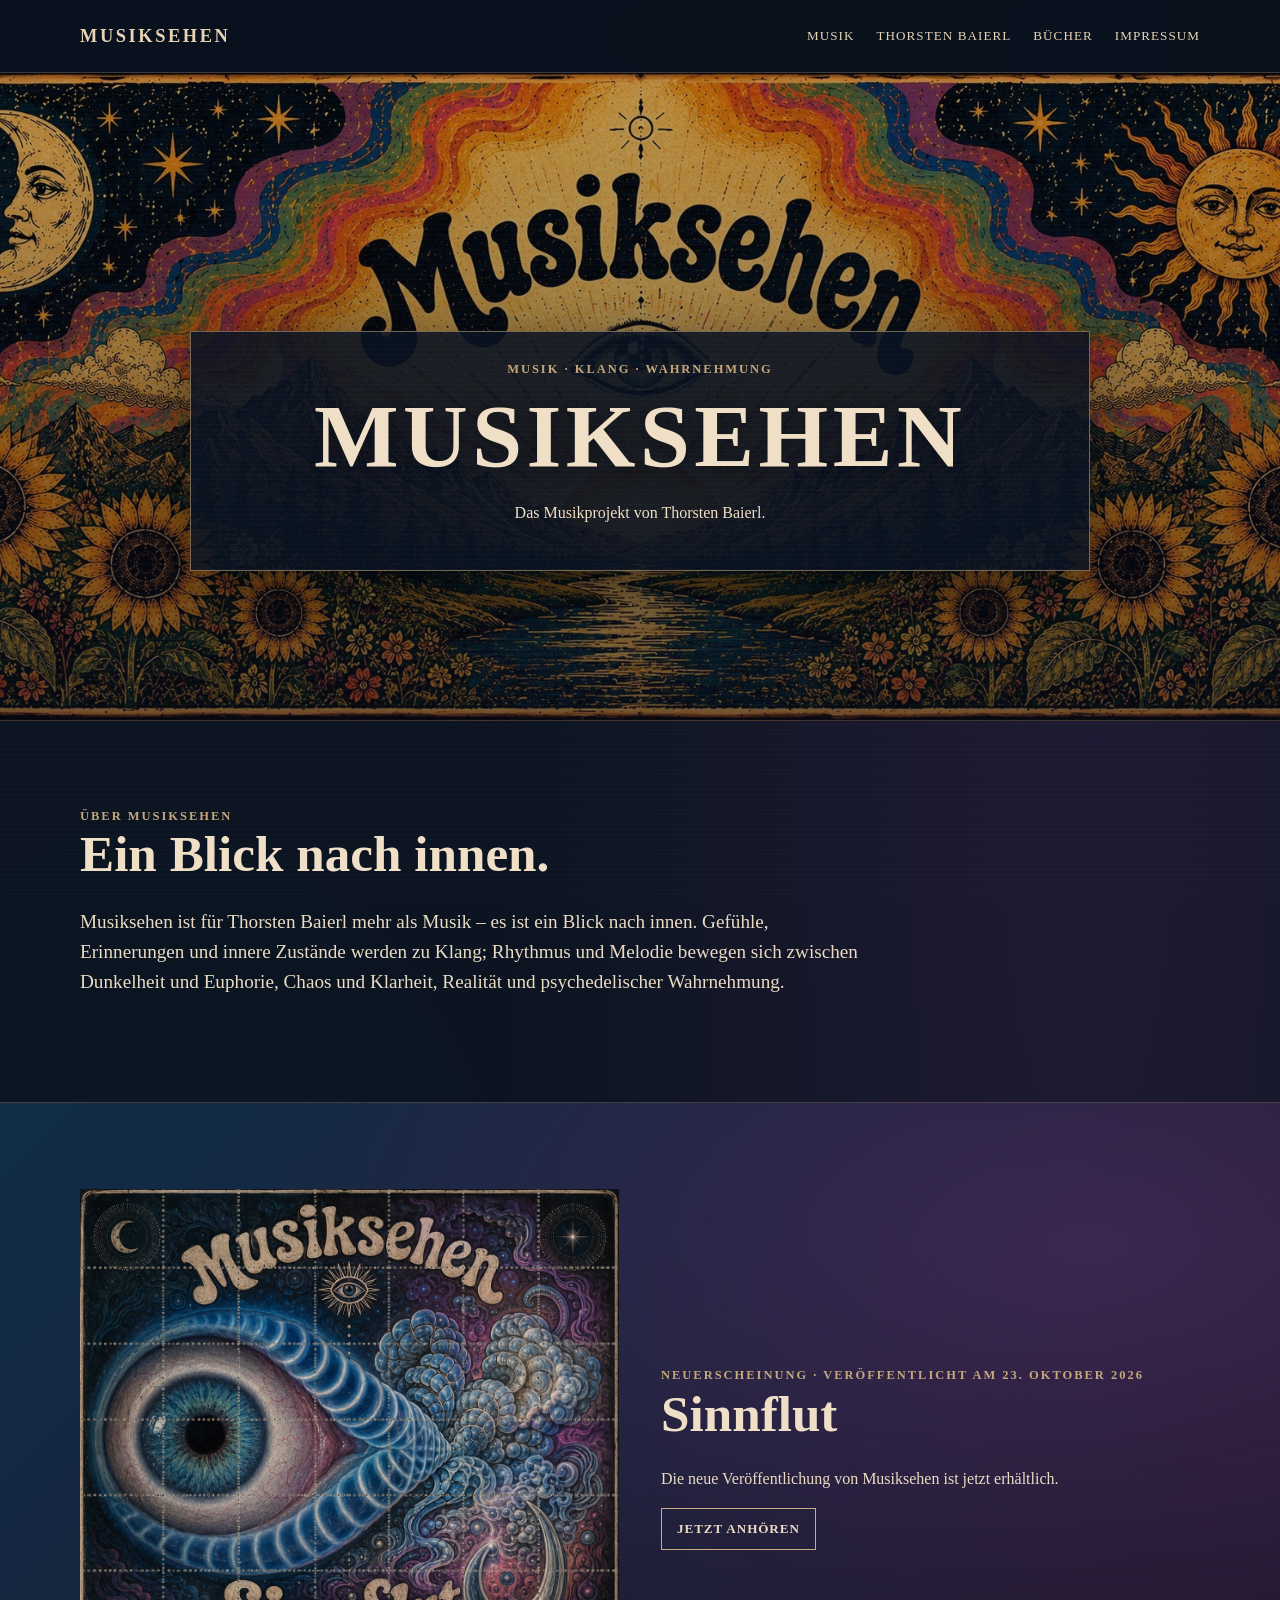
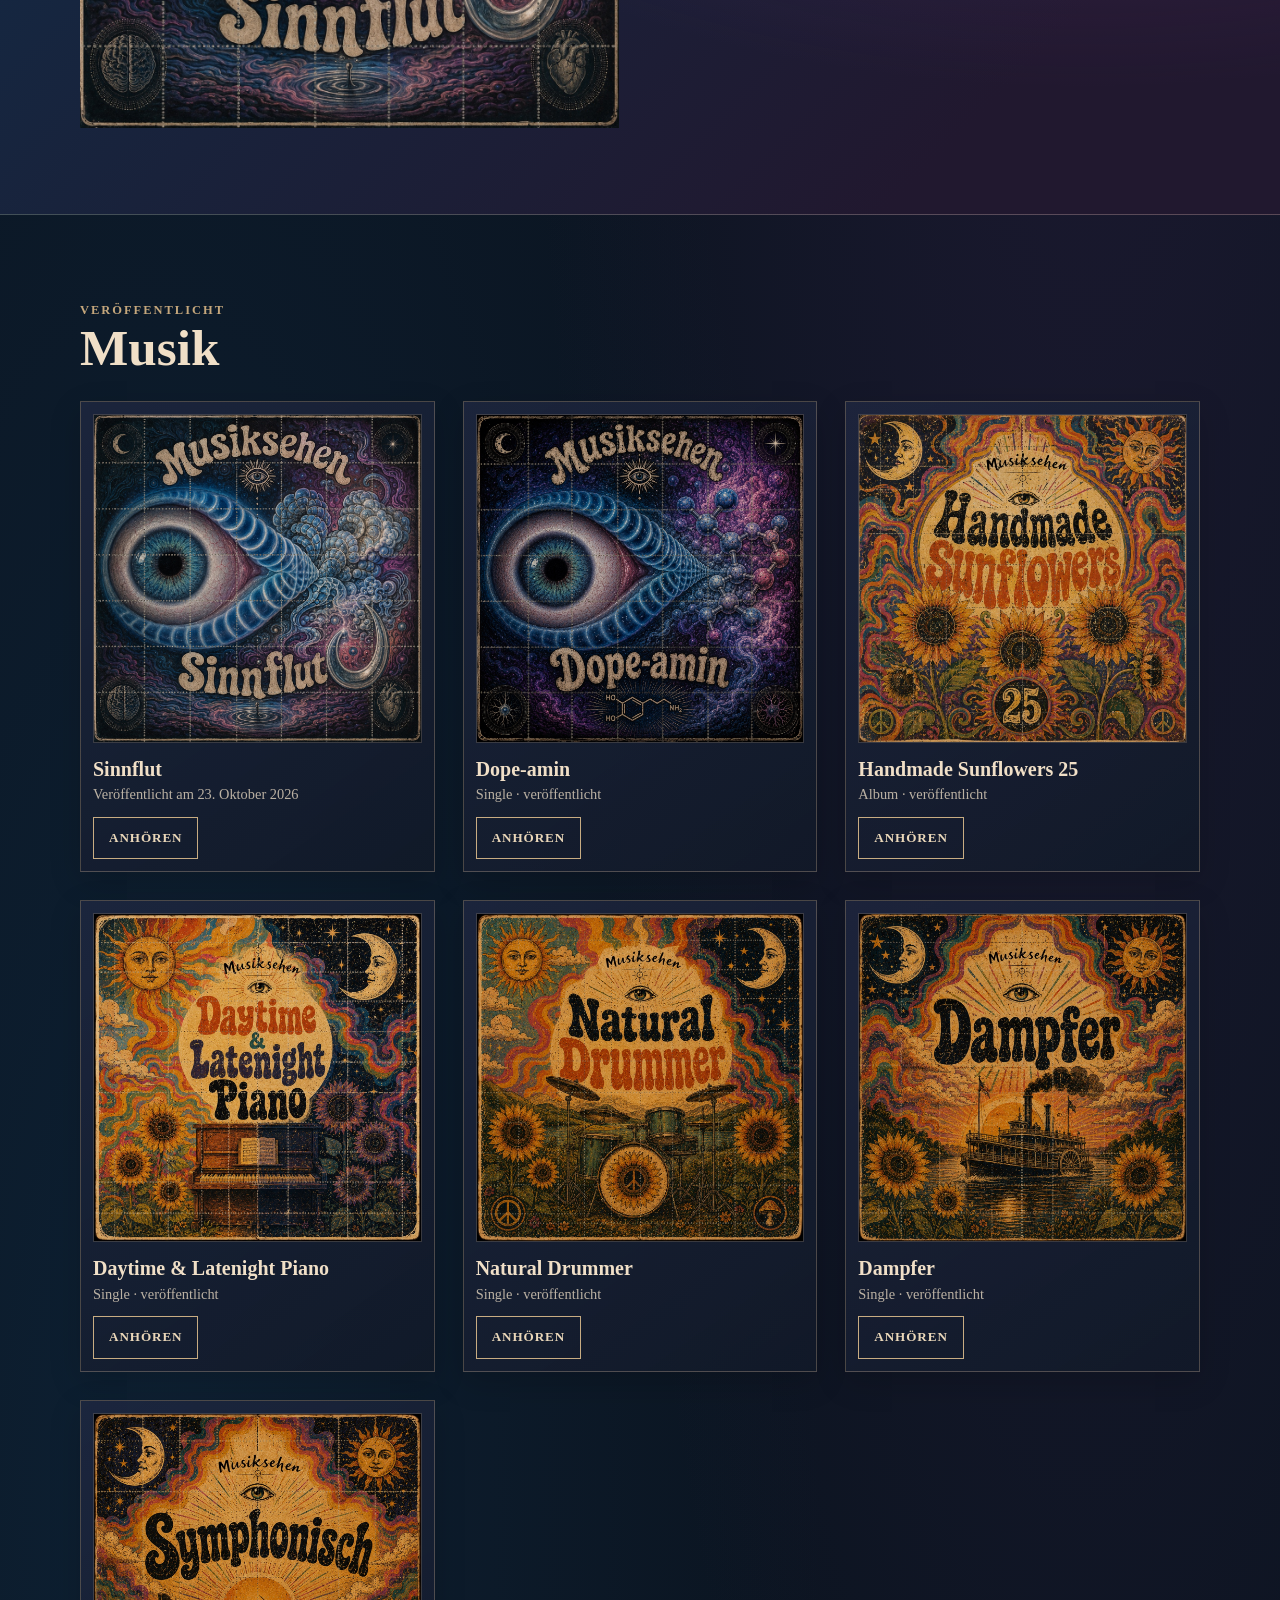
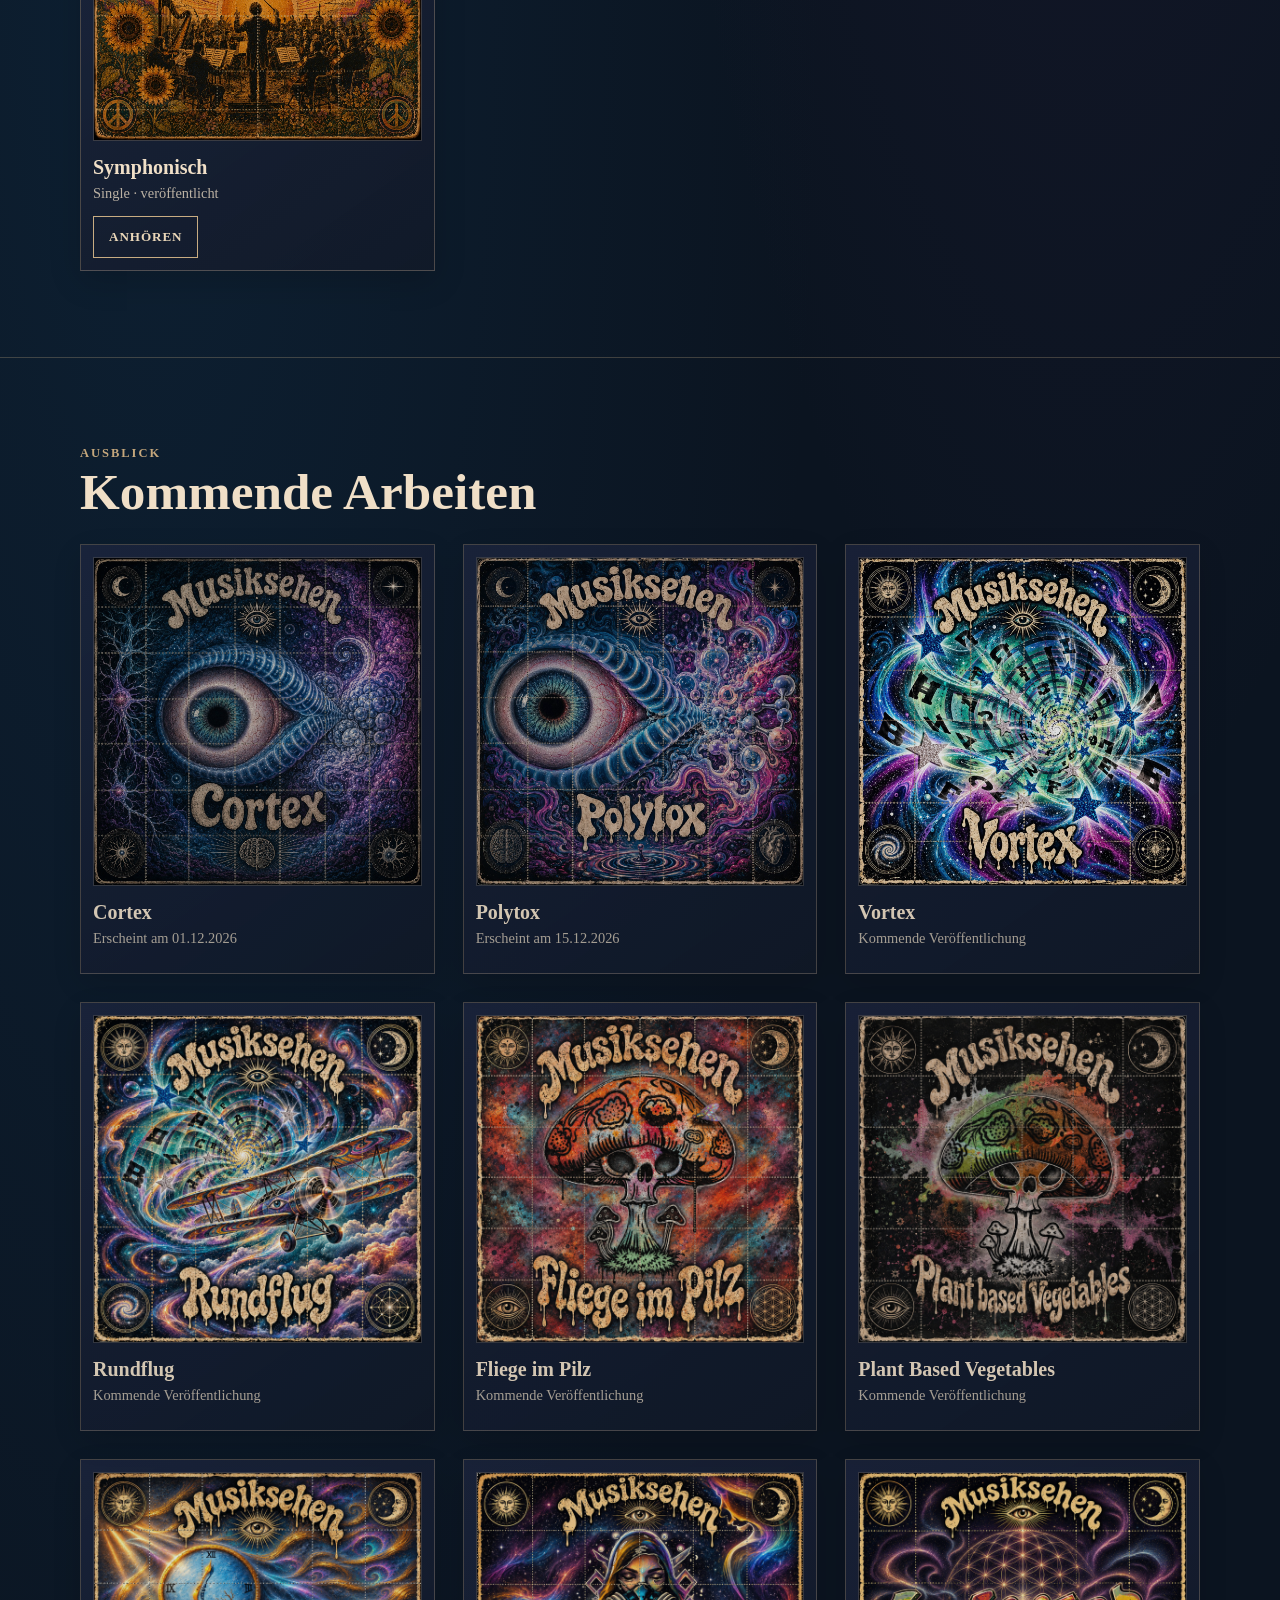
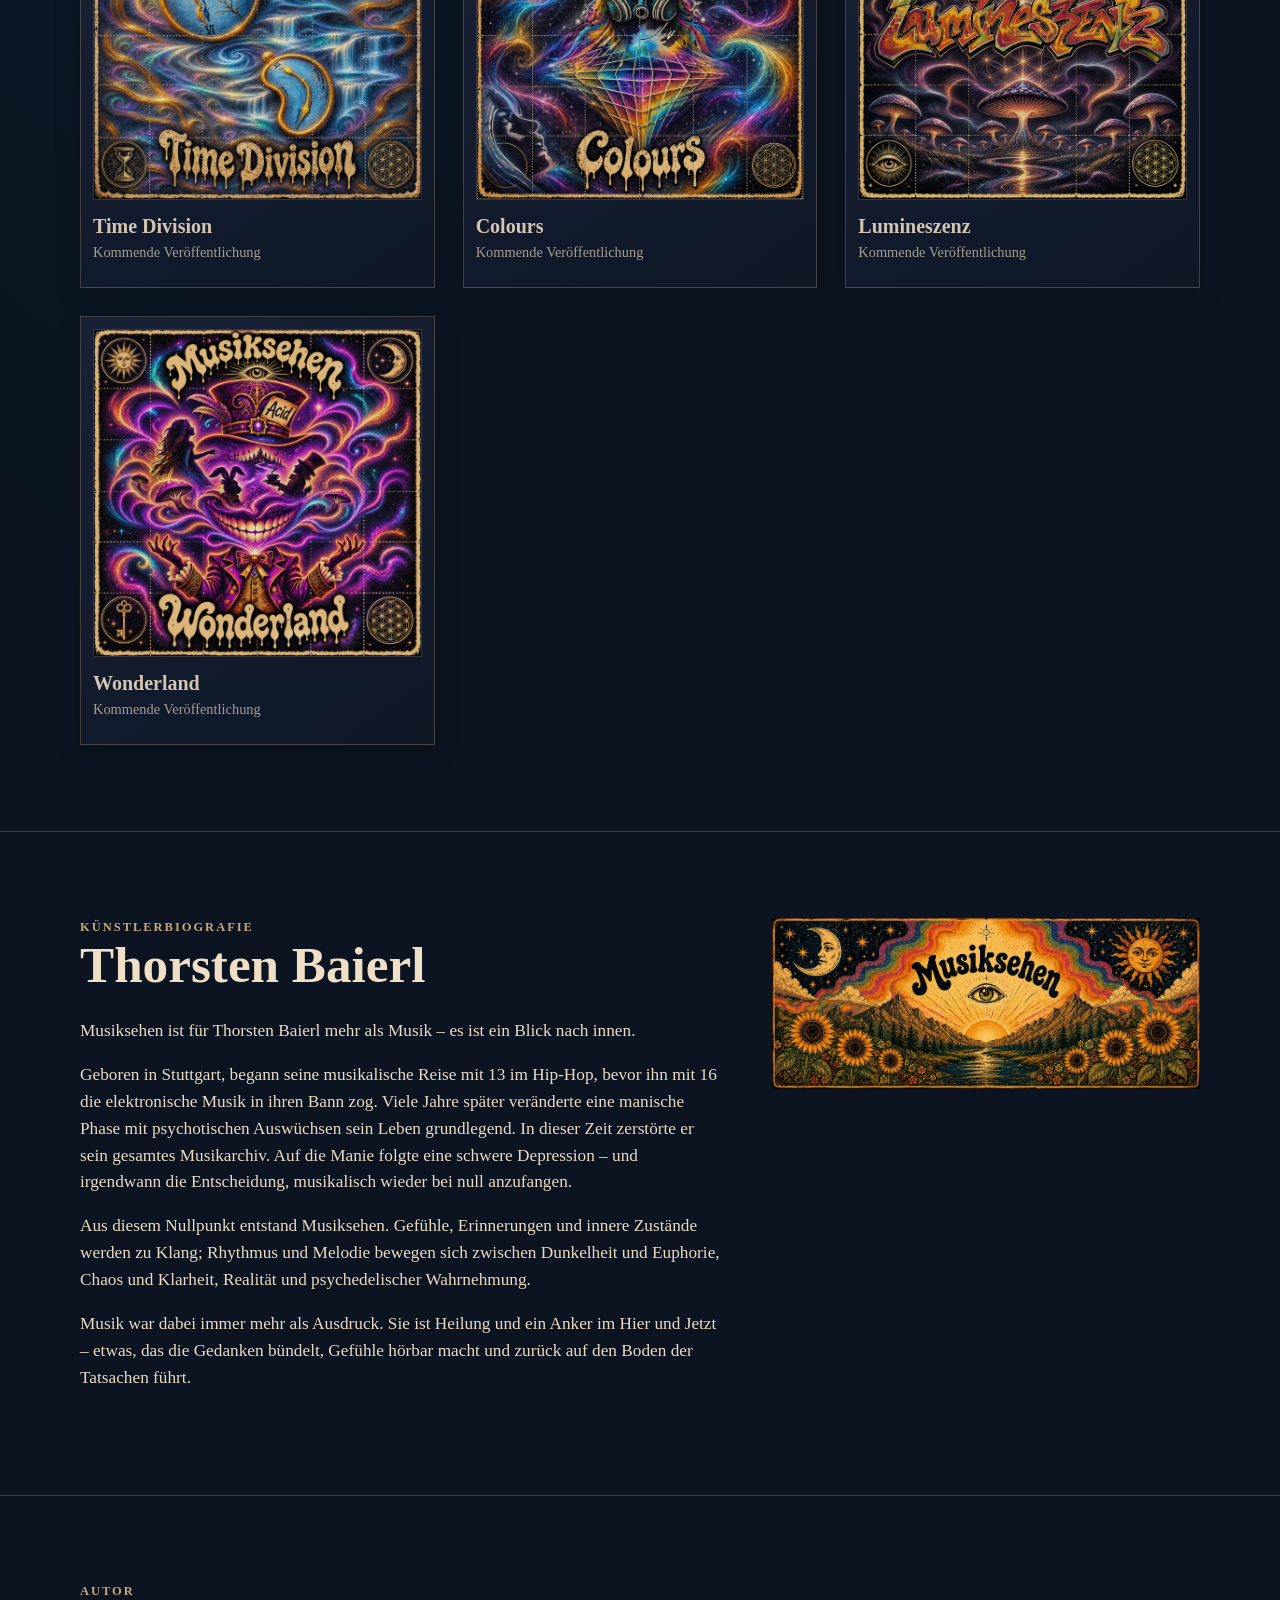
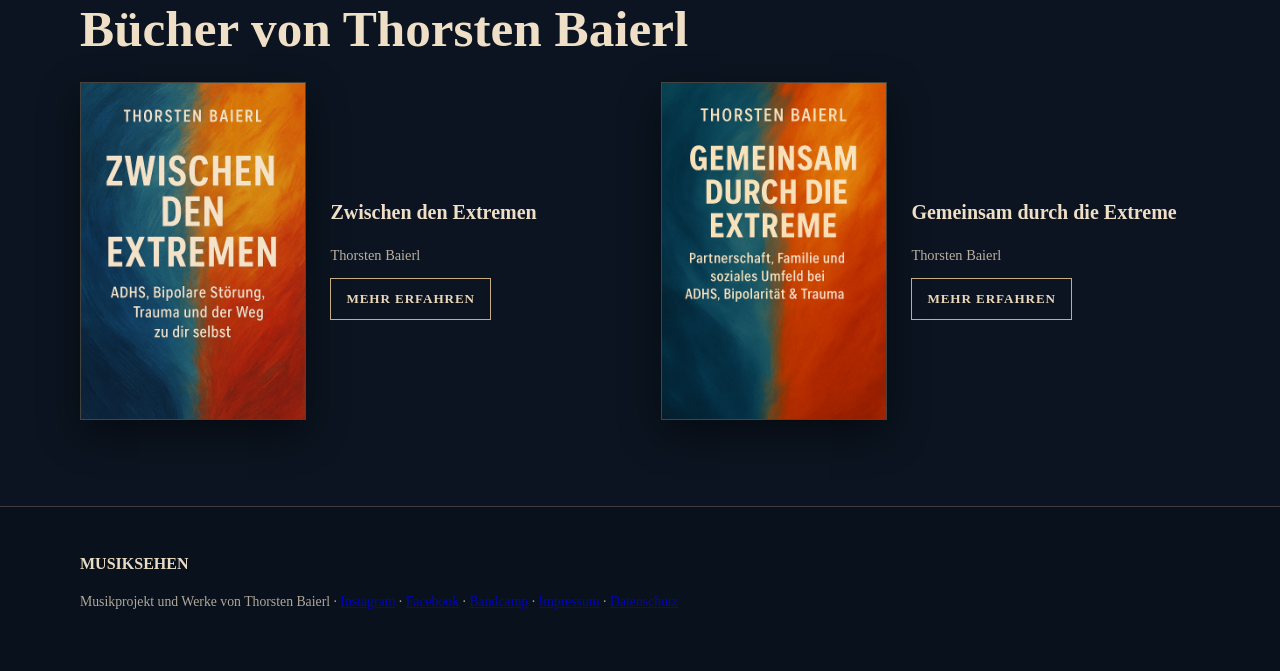
<file: index.html>
<!doctype html>
<html lang="de">
<head>
<meta charset="utf-8"><meta name="viewport" content="width=device-width,initial-scale=1">
<title>Musiksehen – Musik und Bücher von Thorsten Baierl</title>
<meta name="description" content="Musiksehen ist das Musikprojekt von Thorsten Baierl. Veröffentlichungen, Künstlerbiografie und Bücher.">
<link rel="canonical" href="https://musiksehen.de/">
<meta property="og:title" content="Musiksehen – Thorsten Baierl"><meta property="og:description" content="Musik zwischen Dunkelheit und Euphorie, Chaos und Klarheit.">
<meta property="og:image" content="https://musiksehen.de/assets/hero.jpg"><meta property="og:url" content="https://musiksehen.de/"><meta property="og:type" content="website">
<link rel="stylesheet" href="style.css">
<script type="application/ld+json">
{"@context":"https://schema.org","@type":"Person","@id":"https://musiksehen.de/thorsten-baierl.html#person","name":"Thorsten Baierl","alternateName":"Musiksehen","url":"https://musiksehen.de/thorsten-baierl.html","description":"Autor und Musiker hinter dem Musikprojekt Musiksehen.","sameAs":["https://www.instagram.com/musiksehen/","https://www.facebook.com/share/1Do4a55aNe/"]}
</script>
</head>
<body>
<header class="top"><nav class="wrap"><a class="brand" href="#">MUSIKSEHEN</a><div class="links"><a href="#musik">Musik</a><a href="thorsten-baierl.html">Thorsten Baierl</a><a href="#buecher">Bücher</a><a href="impressum.html">Impressum</a></div></nav></header>
<main>
<section class="hero"><div class="hero-card"><div class="eyebrow">Musik · Klang · Wahrnehmung</div><h1>MUSIKSEHEN</h1><p>Das Musikprojekt von Thorsten Baierl.</p></div></section>
<section><div class="wrap"><div class="eyebrow">Über Musiksehen</div><h2>Ein Blick nach innen.</h2><p class="intro">Musiksehen ist für Thorsten Baierl mehr als Musik – es ist ein Blick nach innen. Gefühle, Erinnerungen und innere Zustände werden zu Klang; Rhythmus und Melodie bewegen sich zwischen Dunkelheit und Euphorie, Chaos und Klarheit, Realität und psychedelischer Wahrnehmung.</p></div></section>
<section class="release"><div class="wrap feature"><img src="assets/sinnflut.jpg" alt="Sinnflut – Musiksehen"><div><div class="eyebrow">Neuerscheinung · veröffentlicht am 23. Oktober 2026</div><h2>Sinnflut</h2><p>Die neue Veröffentlichung von Musiksehen ist jetzt erhältlich.</p><a class="btn" href="musik/sinnflut.html">Jetzt anhören</a></div></div></section>
<section id="musik"><div class="wrap"><div class="eyebrow">Veröffentlicht</div><h2>Musik</h2><div class="grid">
<article class="card"><img src="assets/sinnflut.jpg" alt="Sinnflut – Musiksehen"><h3>Sinnflut</h3><p class="meta">Veröffentlicht am 23. Oktober 2026</p><a class="btn" href="musik/sinnflut.html">Anhören</a></article>
<article class="card"><img src="assets/dope-amin.jpg" alt="Dope-amin – Musiksehen"><h3>Dope-amin</h3><p class="meta">Single · veröffentlicht</p><a class="btn" href="musik/dope-amin.html">Anhören</a></article>
<article class="card"><img src="assets/handmade-sunflowers.jpg" alt="Handmade Sunflowers 25 – Musiksehen"><h3>Handmade Sunflowers 25</h3><p class="meta">Album · veröffentlicht</p><a class="btn" href="musik/handmade-sunflowers-25.html">Anhören</a></article>
<article class="card"><img src="assets/daytime-latenight-piano.jpg" alt="Daytime & Latenight Piano – Musiksehen"><h3>Daytime &amp; Latenight Piano</h3><p class="meta">Single · veröffentlicht</p><a class="btn" href="musik/daytime-latenight-piano.html">Anhören</a></article>
<article class="card"><img src="assets/natural-drummer.jpg" alt="Natural Drummer – Musiksehen"><h3>Natural Drummer</h3><p class="meta">Single · veröffentlicht</p><a class="btn" href="musik/natural-drummer.html">Anhören</a></article>
<article class="card"><img src="assets/dampfer.jpg" alt="Dampfer – Musiksehen"><h3>Dampfer</h3><p class="meta">Single · veröffentlicht</p><a class="btn" href="musik/dampfer.html">Anhören</a></article>
<article class="card"><img src="assets/symphonisch.jpg" alt="Symphonisch – Musiksehen"><h3>Symphonisch</h3><p class="meta">Single · veröffentlicht</p><a class="btn" href="musik/symphonisch.html">Anhören</a></article>
</div></div></section>
<section><div class="wrap"><div class="eyebrow">Ausblick</div><h2>Kommende Arbeiten</h2><div class="grid">

<article class="card coming"><img src="assets/cortex.jpg" alt="Cortex – Musiksehen"><h3>Cortex</h3><p class="meta">Erscheint am 01.12.2026</p></article>
<article class="card coming"><img src="assets/Polytox.jpg" alt="Polytox – Musiksehen"><h3>Polytox</h3><p class="meta">Erscheint am 15.12.2026</p></article>
<article class="card coming"><img src="assets/Vortex.jpg" alt="Vortex – Musiksehen"><h3>Vortex</h3><p class="meta">Kommende Veröffentlichung</p></article>
<article class="card coming"><img src="assets/Rund.jpg" alt="Rundflug – Musiksehen" loading="lazy"><h3>Rundflug</h3><p class="meta">Kommende Veröffentlichung</p></article>
<article class="card coming"><img src="assets/Fliege.jpg" alt="Fliege im Pilz – Musiksehen" loading="lazy"><h3>Fliege im Pilz</h3><p class="meta">Kommende Veröffentlichung</p></article>
<article class="card coming"><img src="assets/PBV.jpg" alt="Plant Based Vegetables – Musiksehen" loading="lazy"><h3>Plant Based Vegetables</h3><p class="meta">Kommende Veröffentlichung</p></article>
<article class="card coming"><img src="assets/Time.jpg" alt="Time Division – Musiksehen" loading="lazy"><h3>Time Division</h3><p class="meta">Kommende Veröffentlichung</p></article>
<article class="card coming"><img src="assets/Colours.jpg" alt="Colours – Musiksehen" loading="lazy"><h3>Colours</h3><p class="meta">Kommende Veröffentlichung</p></article>
<article class="card coming"><img src="assets/Lumi.jpg" alt="Lumineszenz – Musiksehen" loading="lazy"><h3>Lumineszenz</h3><p class="meta">Kommende Veröffentlichung</p></article>
<article class="card coming"><img src="assets/Wonderland.jpg" alt="Wonderland – Musiksehen" loading="lazy"><h3>Wonderland</h3><p class="meta">Kommende Veröffentlichung</p></article>
</div></div></section>
<section id="bio"><div class="wrap bio"><div><div class="eyebrow">Künstlerbiografie</div><h2>Thorsten Baierl</h2><p>Musiksehen ist für Thorsten Baierl mehr als Musik – es ist ein Blick nach innen.</p><p>Geboren in Stuttgart, begann seine musikalische Reise mit 13 im Hip-Hop, bevor ihn mit 16 die elektronische Musik in ihren Bann zog. Viele Jahre später veränderte eine manische Phase mit psychotischen Auswüchsen sein Leben grundlegend. In dieser Zeit zerstörte er sein gesamtes Musikarchiv. Auf die Manie folgte eine schwere Depression – und irgendwann die Entscheidung, musikalisch wieder bei null anzufangen.</p><p>Aus diesem Nullpunkt entstand Musiksehen. Gefühle, Erinnerungen und innere Zustände werden zu Klang; Rhythmus und Melodie bewegen sich zwischen Dunkelheit und Euphorie, Chaos und Klarheit, Realität und psychedelischer Wahrnehmung.</p><p>Musik war dabei immer mehr als Ausdruck. Sie ist Heilung und ein Anker im Hier und Jetzt – etwas, das die Gedanken bündelt, Gefühle hörbar macht und zurück auf den Boden der Tatsachen führt.</p></div><div><img src="assets/hero.jpg" alt="Musiksehen – visuelles Motiv" style="width:100%"></div></div></section>
<section id="buecher"><div class="wrap"><div class="eyebrow">Autor</div><h2>Bücher von Thorsten Baierl</h2><div class="books"><article class="book"><img src="assets/zwischen-den-extremen.jpg" alt="Zwischen den Extremen – Thorsten Baierl"><div><h3>Zwischen den Extremen</h3><p class="meta">Thorsten Baierl</p><a class="btn" href="buecher/zwischen-den-extremen.html">Mehr erfahren</a></div></article><article class="book"><img src="assets/gemeinsam-durch-die-extreme.jpg" alt="Gemeinsam durch die Extreme – Thorsten Baierl"><div><h3>Gemeinsam durch die Extreme</h3><p class="meta">Thorsten Baierl</p><a class="btn" href="buecher/gemeinsam-durch-die-extreme.html">Mehr erfahren</a></div></article></div></div></section>
</main>
<footer><div class="wrap"><strong>MUSIKSEHEN</strong><p class="small">Musikprojekt und Werke von Thorsten Baierl · <a href="https://www.instagram.com/musiksehen/" target="_blank" rel="noopener noreferrer">Instagram</a> · <a href="https://www.facebook.com/share/1Do4a55aNe/" target="_blank" rel="noopener noreferrer">Facebook</a> · <a href="https://musiksehen.bandcamp.com" target="_blank" rel="noopener noreferrer">Bandcamp</a> · <a href="impressum.html">Impressum</a> · <a href="datenschutz.html">Datenschutz</a></p></div></footer>
</body></html>
</file>
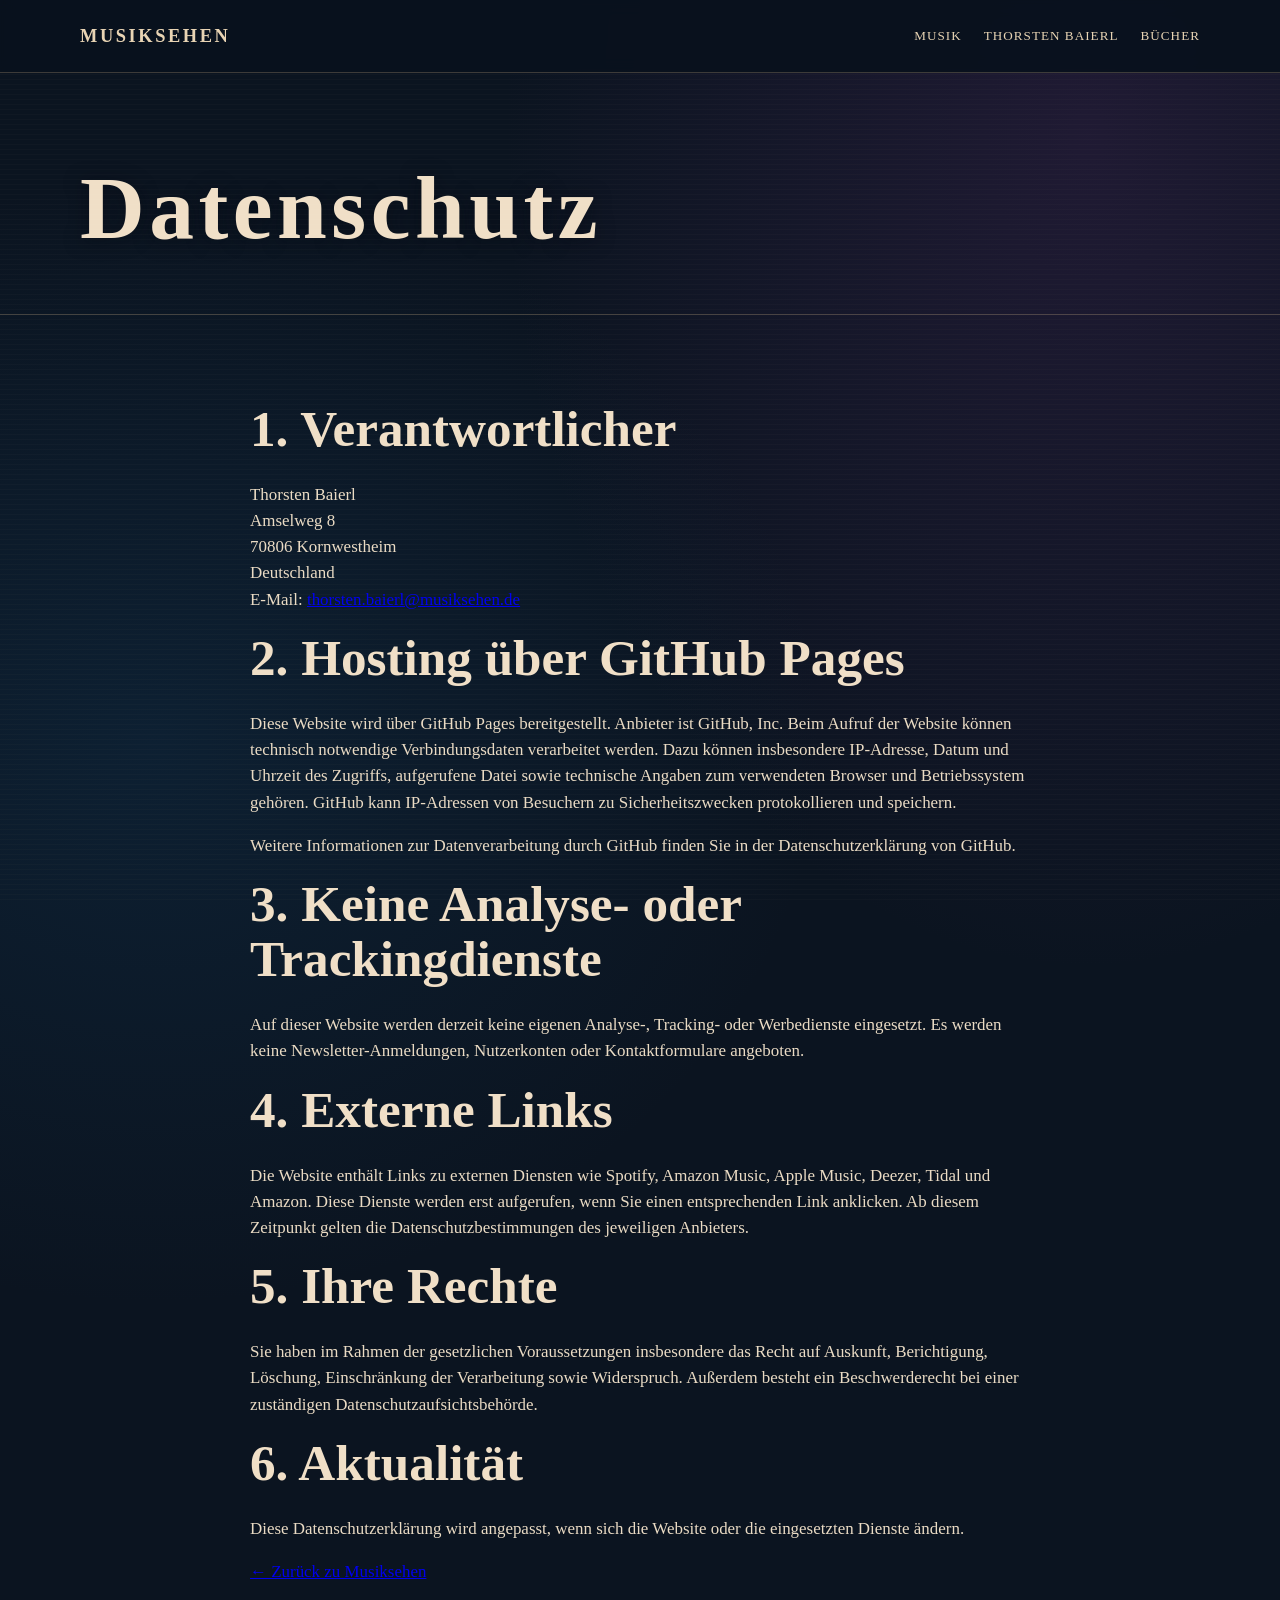
<file: datenschutz.html>
<!doctype html><html lang="de"><head><meta charset="utf-8"><meta name="viewport" content="width=device-width,initial-scale=1">
<title>Datenschutz | Musiksehen</title><meta name="robots" content="index,follow"><link rel="canonical" href="https://musiksehen.de/datenschutz.html"><link rel="stylesheet" href="style.css"></head>
<body><header class="top"><nav class="wrap"><a class="brand" href="index.html">MUSIKSEHEN</a><div class="links"><a href="index.html#musik">Musik</a><a href="thorsten-baierl.html">Thorsten Baierl</a><a href="index.html#buecher">Bücher</a></div></nav></header>
<main><section class="subhero"><div class="wrap"><h1>Datenschutz</h1></div></section><section><div class="wrap prose">
<h2>1. Verantwortlicher</h2>
<p>Thorsten Baierl<br>Amselweg 8<br>70806 Kornwestheim<br>Deutschland<br>E-Mail: <a href="mailto:thorsten.baierl@musiksehen.de">thorsten.baierl@musiksehen.de</a></p>

<h2>2. Hosting über GitHub Pages</h2>
<p>Diese Website wird über GitHub Pages bereitgestellt. Anbieter ist GitHub, Inc. Beim Aufruf der Website können technisch notwendige Verbindungsdaten verarbeitet werden. Dazu können insbesondere IP-Adresse, Datum und Uhrzeit des Zugriffs, aufgerufene Datei sowie technische Angaben zum verwendeten Browser und Betriebssystem gehören. GitHub kann IP-Adressen von Besuchern zu Sicherheitszwecken protokollieren und speichern.</p>
<p>Weitere Informationen zur Datenverarbeitung durch GitHub finden Sie in der Datenschutzerklärung von GitHub.</p>

<h2>3. Keine Analyse- oder Trackingdienste</h2>
<p>Auf dieser Website werden derzeit keine eigenen Analyse-, Tracking- oder Werbedienste eingesetzt. Es werden keine Newsletter-Anmeldungen, Nutzerkonten oder Kontaktformulare angeboten.</p>

<h2>4. Externe Links</h2>
<p>Die Website enthält Links zu externen Diensten wie Spotify, Amazon Music, Apple Music, Deezer, Tidal und Amazon. Diese Dienste werden erst aufgerufen, wenn Sie einen entsprechenden Link anklicken. Ab diesem Zeitpunkt gelten die Datenschutzbestimmungen des jeweiligen Anbieters.</p>

<h2>5. Ihre Rechte</h2>
<p>Sie haben im Rahmen der gesetzlichen Voraussetzungen insbesondere das Recht auf Auskunft, Berichtigung, Löschung, Einschränkung der Verarbeitung sowie Widerspruch. Außerdem besteht ein Beschwerderecht bei einer zuständigen Datenschutzaufsichtsbehörde.</p>

<h2>6. Aktualität</h2>
<p>Diese Datenschutzerklärung wird angepasst, wenn sich die Website oder die eingesetzten Dienste ändern.</p>

<p><a href="index.html">← Zurück zu Musiksehen</a></p></div></section></main></body></html>
</file>
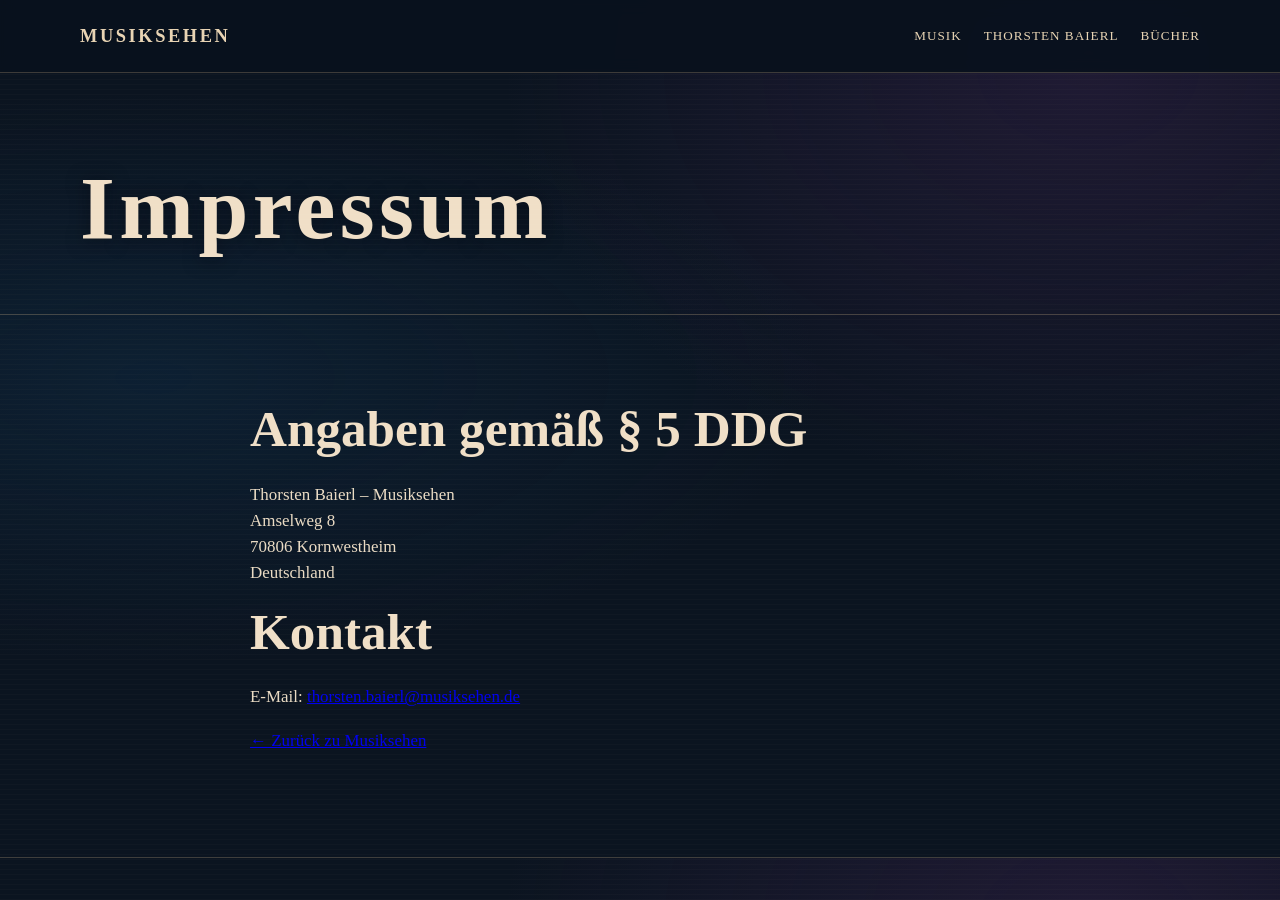
<file: impressum.html>
<!doctype html><html lang="de"><head><meta charset="utf-8"><meta name="viewport" content="width=device-width,initial-scale=1">
<title>Impressum | Musiksehen</title><meta name="robots" content="index,follow"><link rel="canonical" href="https://musiksehen.de/impressum.html"><link rel="stylesheet" href="style.css"></head>
<body><header class="top"><nav class="wrap"><a class="brand" href="index.html">MUSIKSEHEN</a><div class="links"><a href="index.html#musik">Musik</a><a href="thorsten-baierl.html">Thorsten Baierl</a><a href="index.html#buecher">Bücher</a></div></nav></header>
<main><section class="subhero"><div class="wrap"><h1>Impressum</h1></div></section><section><div class="wrap prose">
<h2>Angaben gemäß § 5 DDG</h2><p>Thorsten Baierl – Musiksehen<br>Amselweg 8<br>70806 Kornwestheim<br>Deutschland</p>
<h2>Kontakt</h2><p>E-Mail: <a href="mailto:thorsten.baierl@musiksehen.de">thorsten.baierl@musiksehen.de</a></p>
<p><a href="index.html">← Zurück zu Musiksehen</a></p></div></section></main></body></html>
</file>
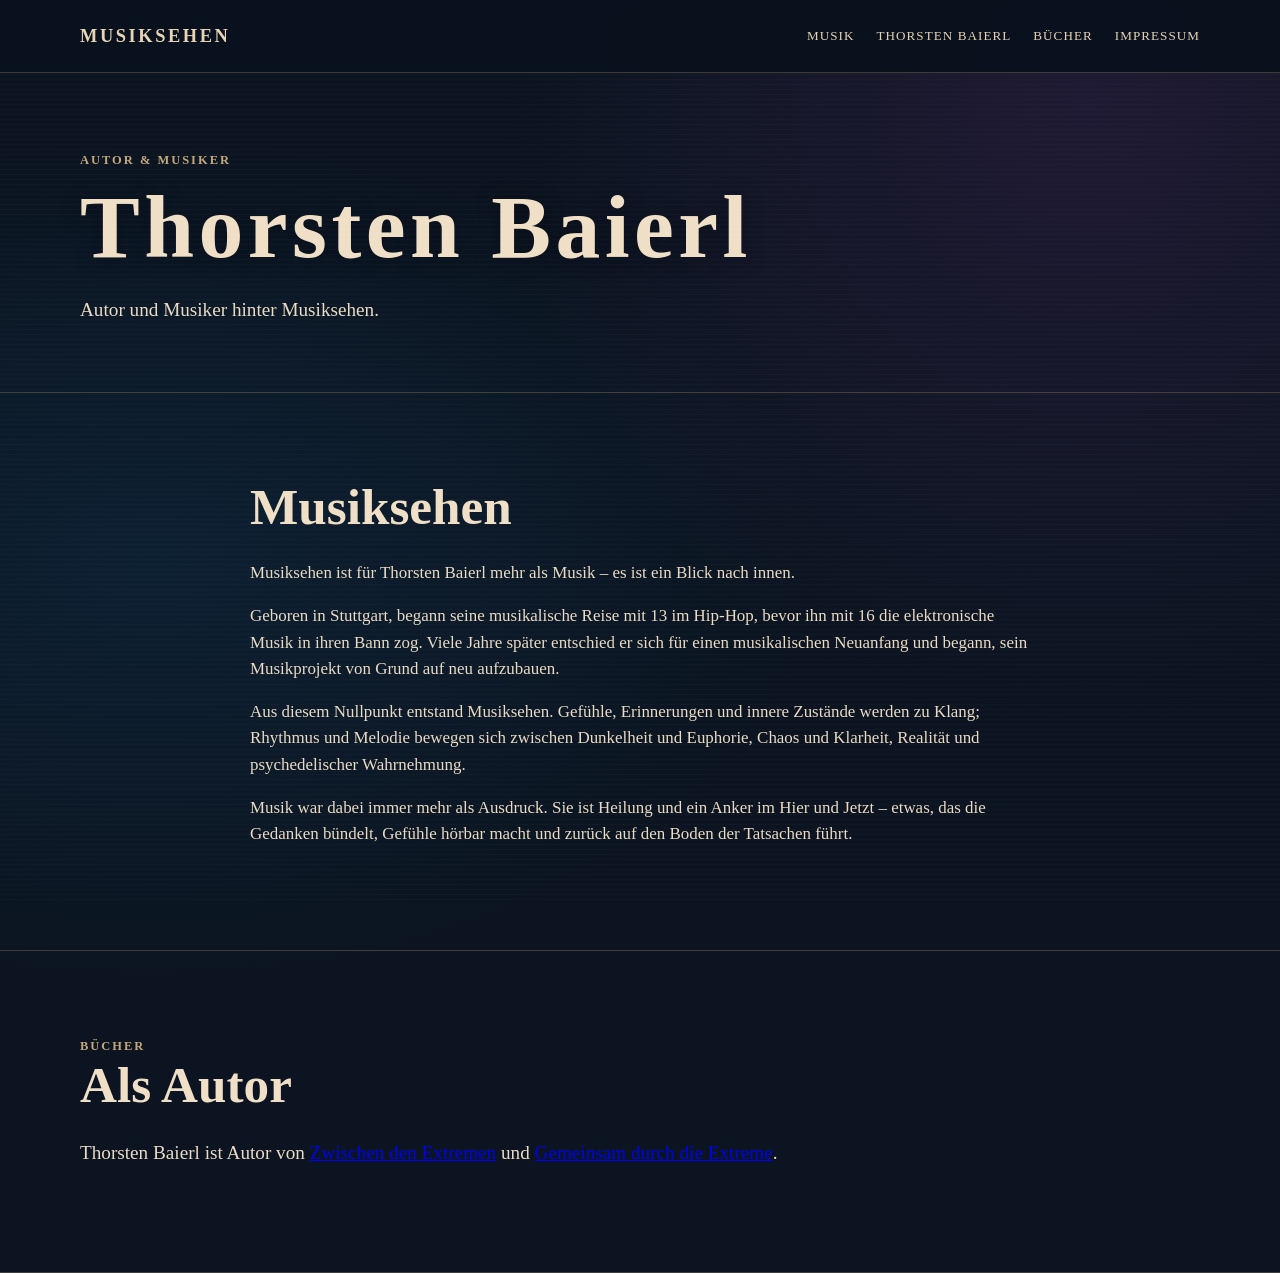
<file: thorsten-baierl.html>
<!doctype html><html lang="de"><head>
<meta charset="utf-8"><meta name="viewport" content="width=device-width,initial-scale=1">
<title>Thorsten Baierl – Autor und Musiker | Musiksehen</title>
<meta name="description" content="Thorsten Baierl ist Autor und Musiker hinter dem Musikprojekt Musiksehen.">
<link rel="canonical" href="https://musiksehen.de/thorsten-baierl.html">
<meta property="og:title" content="Thorsten Baierl – Autor und Musiker | Musiksehen"><meta property="og:description" content="Thorsten Baierl ist Autor und Musiker hinter dem Musikprojekt Musiksehen.">
<link rel="stylesheet" href="style.css">
<script type="application/ld+json">{"@context": "https://schema.org", "@type": "ProfilePage", "url": "https://musiksehen.de/thorsten-baierl.html", "mainEntity": {"@type": "Person", "@id": "https://musiksehen.de/thorsten-baierl.html#thorsten-baierl", "name": "Thorsten Baierl", "alternateName": "Musiksehen", "description": "Autor und Musiker hinter dem Musikprojekt Musiksehen.", "url": "https://musiksehen.de/thorsten-baierl.html"}}</script>
</head><body><header class="top"><nav class="wrap"><a class="brand" href="index.html">MUSIKSEHEN</a><div class="links"><a href="index.html#musik">Musik</a><a href="thorsten-baierl.html">Thorsten Baierl</a><a href="index.html#buecher">Bücher</a><a href="impressum.html">Impressum</a></div></nav></header><main><section class="subhero"><div class="wrap"><div class="eyebrow">Autor &amp; Musiker</div><h1>Thorsten Baierl</h1><p class="intro">Autor und Musiker hinter Musiksehen.</p></div></section>
<section><div class="wrap prose"><h2>Musiksehen</h2><p>Musiksehen ist für Thorsten Baierl mehr als Musik – es ist ein Blick nach innen.</p>
<p>Geboren in Stuttgart, begann seine musikalische Reise mit 13 im Hip-Hop, bevor ihn mit 16 die elektronische Musik in ihren Bann zog. Viele Jahre später entschied er sich für einen musikalischen Neuanfang und begann, sein Musikprojekt von Grund auf neu aufzubauen.</p>
<p>Aus diesem Nullpunkt entstand Musiksehen. Gefühle, Erinnerungen und innere Zustände werden zu Klang; Rhythmus und Melodie bewegen sich zwischen Dunkelheit und Euphorie, Chaos und Klarheit, Realität und psychedelischer Wahrnehmung.</p>
<p>Musik war dabei immer mehr als Ausdruck. Sie ist Heilung und ein Anker im Hier und Jetzt – etwas, das die Gedanken bündelt, Gefühle hörbar macht und zurück auf den Boden der Tatsachen führt.</p></div></section>
<section><div class="wrap"><div class="eyebrow">Bücher</div><h2>Als Autor</h2><p class="intro">Thorsten Baierl ist Autor von <a href="buecher/zwischen-den-extremen.html">Zwischen den Extremen</a> und <a href="buecher/gemeinsam-durch-die-extreme.html">Gemeinsam durch die Extreme</a>.</p></div></section></main></body></html>
</file>
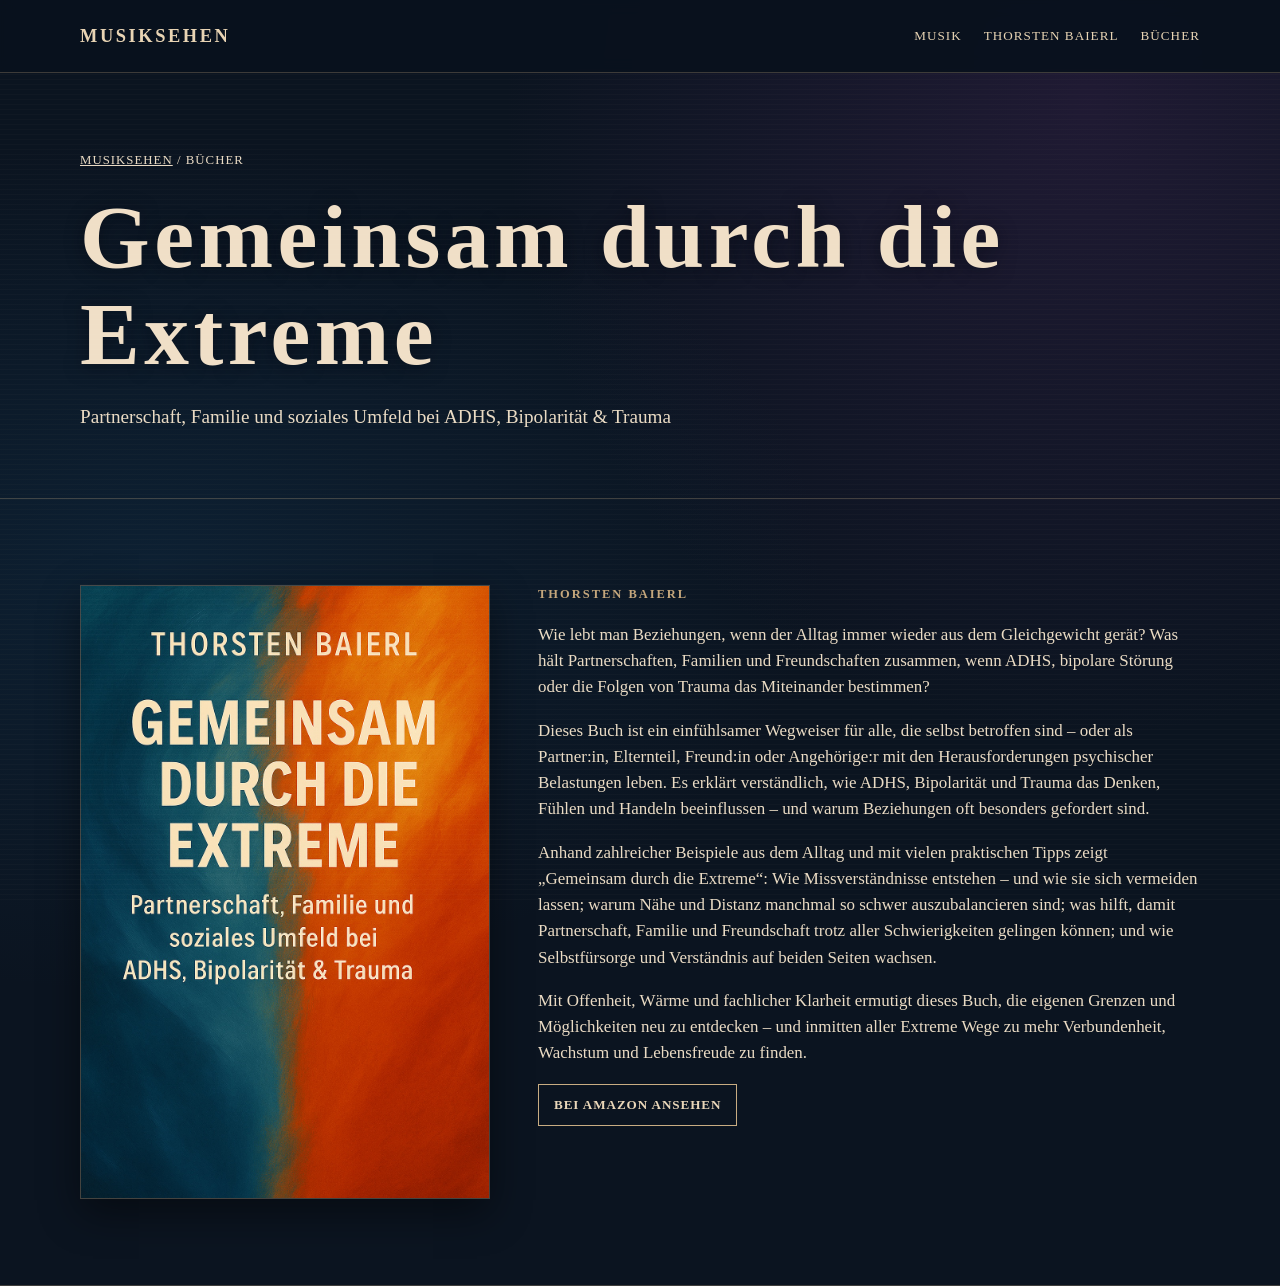
<file: buecher/gemeinsam-durch-die-extreme.html>
<!doctype html><html lang="de"><head>
<meta charset="utf-8"><meta name="viewport" content="width=device-width,initial-scale=1">
<title>Gemeinsam durch die Extreme – Thorsten Baierl</title>
<meta name="description" content="Gemeinsam durch die Extreme von Thorsten Baierl. Partnerschaft, Familie und soziales Umfeld bei ADHS, Bipolarität &amp; Trauma">
<link rel="canonical" href="https://musiksehen.de/buecher/gemeinsam-durch-die-extreme.html">
<meta property="og:title" content="Gemeinsam durch die Extreme – Thorsten Baierl"><meta property="og:description" content="Gemeinsam durch die Extreme von Thorsten Baierl. Partnerschaft, Familie und soziales Umfeld bei ADHS, Bipolarität &amp; Trauma">
<link rel="stylesheet" href="../style.css">
<script type="application/ld+json">{"@context": "https://schema.org", "@type": "Book", "name": "Gemeinsam durch die Extreme", "author": {"@type": "Person", "@id": "https://musiksehen.de/thorsten-baierl.html#thorsten-baierl", "name": "Thorsten Baierl"}, "url": "https://musiksehen.de/buecher/gemeinsam-durch-die-extreme.html"}</script>
</head><body><header class="top"><nav class="wrap"><a class="brand" href="../index.html">MUSIKSEHEN</a><div class="links"><a href="../index.html#musik">Musik</a><a href="../thorsten-baierl.html">Thorsten Baierl</a><a href="../index.html#buecher">Bücher</a></div></nav></header><main><section class="subhero"><div class="wrap"><div class="breadcrumb"><a href="../index.html">Musiksehen</a> / Bücher</div><h1>Gemeinsam durch die Extreme</h1><p class="intro">Partnerschaft, Familie und soziales Umfeld bei ADHS, Bipolarität & Trauma</p></div></section><section><div class="wrap detail"><img src="../assets/gemeinsam-durch-die-extreme.jpg" alt="Buchcover Gemeinsam durch die Extreme von Thorsten Baierl"><div class="prose"><div class="eyebrow">Thorsten Baierl</div><p>Wie lebt man Beziehungen, wenn der Alltag immer wieder aus dem Gleichgewicht gerät? Was hält Partnerschaften, Familien und Freundschaften zusammen, wenn ADHS, bipolare Störung oder die Folgen von Trauma das Miteinander bestimmen?</p><p>Dieses Buch ist ein einfühlsamer Wegweiser für alle, die selbst betroffen sind – oder als Partner:in, Elternteil, Freund:in oder Angehörige:r mit den Herausforderungen psychischer Belastungen leben. Es erklärt verständlich, wie ADHS, Bipolarität und Trauma das Denken, Fühlen und Handeln beeinflussen – und warum Beziehungen oft besonders gefordert sind.</p><p>Anhand zahlreicher Beispiele aus dem Alltag und mit vielen praktischen Tipps zeigt „Gemeinsam durch die Extreme“: Wie Missverständnisse entstehen – und wie sie sich vermeiden lassen; warum Nähe und Distanz manchmal so schwer auszubalancieren sind; was hilft, damit Partnerschaft, Familie und Freundschaft trotz aller Schwierigkeiten gelingen können; und wie Selbstfürsorge und Verständnis auf beiden Seiten wachsen.</p><p>Mit Offenheit, Wärme und fachlicher Klarheit ermutigt dieses Buch, die eigenen Grenzen und Möglichkeiten neu zu entdecken – und inmitten aller Extreme Wege zu mehr Verbundenheit, Wachstum und Lebensfreude zu finden.</p><p><a class="btn" href="https://amzn.eu/d/0g41Jbnk" target="_blank" rel="noopener">Bei Amazon ansehen</a></p></div></div></section></main></body></html>
</file>
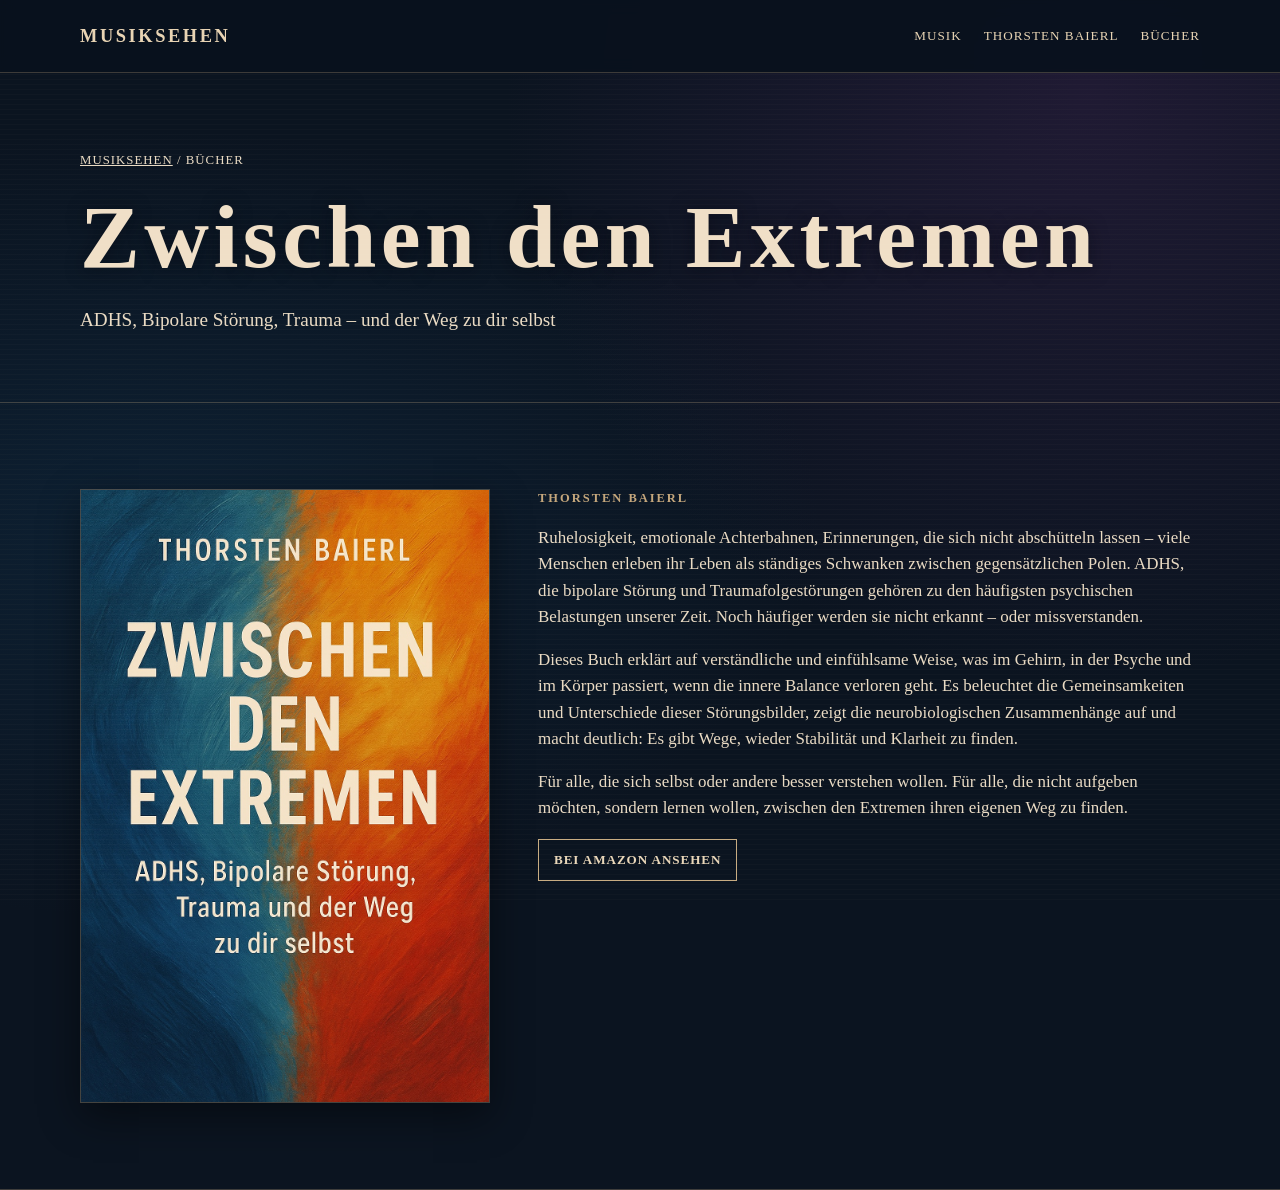
<file: buecher/zwischen-den-extremen.html>
<!doctype html><html lang="de"><head>
<meta charset="utf-8"><meta name="viewport" content="width=device-width,initial-scale=1">
<title>Zwischen den Extremen – Thorsten Baierl</title>
<meta name="description" content="Zwischen den Extremen von Thorsten Baierl. ADHS, Bipolare Störung, Trauma – und der Weg zu dir selbst">
<link rel="canonical" href="https://musiksehen.de/buecher/zwischen-den-extremen.html">
<meta property="og:title" content="Zwischen den Extremen – Thorsten Baierl"><meta property="og:description" content="Zwischen den Extremen von Thorsten Baierl. ADHS, Bipolare Störung, Trauma – und der Weg zu dir selbst">
<link rel="stylesheet" href="../style.css">
<script type="application/ld+json">{"@context": "https://schema.org", "@type": "Book", "name": "Zwischen den Extremen", "author": {"@type": "Person", "@id": "https://musiksehen.de/thorsten-baierl.html#thorsten-baierl", "name": "Thorsten Baierl"}, "url": "https://musiksehen.de/buecher/zwischen-den-extremen.html"}</script>
</head><body><header class="top"><nav class="wrap"><a class="brand" href="../index.html">MUSIKSEHEN</a><div class="links"><a href="../index.html#musik">Musik</a><a href="../thorsten-baierl.html">Thorsten Baierl</a><a href="../index.html#buecher">Bücher</a></div></nav></header><main><section class="subhero"><div class="wrap"><div class="breadcrumb"><a href="../index.html">Musiksehen</a> / Bücher</div><h1>Zwischen den Extremen</h1><p class="intro">ADHS, Bipolare Störung, Trauma – und der Weg zu dir selbst</p></div></section><section><div class="wrap detail"><img src="../assets/zwischen-den-extremen.jpg" alt="Buchcover Zwischen den Extremen von Thorsten Baierl"><div class="prose"><div class="eyebrow">Thorsten Baierl</div><p>Ruhelosigkeit, emotionale Achterbahnen, Erinnerungen, die sich nicht abschütteln lassen – viele Menschen erleben ihr Leben als ständiges Schwanken zwischen gegensätzlichen Polen. ADHS, die bipolare Störung und Traumafolgestörungen gehören zu den häufigsten psychischen Belastungen unserer Zeit. Noch häufiger werden sie nicht erkannt – oder missverstanden.</p><p>Dieses Buch erklärt auf verständliche und einfühlsame Weise, was im Gehirn, in der Psyche und im Körper passiert, wenn die innere Balance verloren geht. Es beleuchtet die Gemeinsamkeiten und Unterschiede dieser Störungsbilder, zeigt die neurobiologischen Zusammenhänge auf und macht deutlich: Es gibt Wege, wieder Stabilität und Klarheit zu finden.</p><p>Für alle, die sich selbst oder andere besser verstehen wollen. Für alle, die nicht aufgeben möchten, sondern lernen wollen, zwischen den Extremen ihren eigenen Weg zu finden.</p><p><a class="btn" href="https://amzn.eu/d/02SIzK9z" target="_blank" rel="noopener">Bei Amazon ansehen</a></p></div></div></section></main></body></html>
</file>
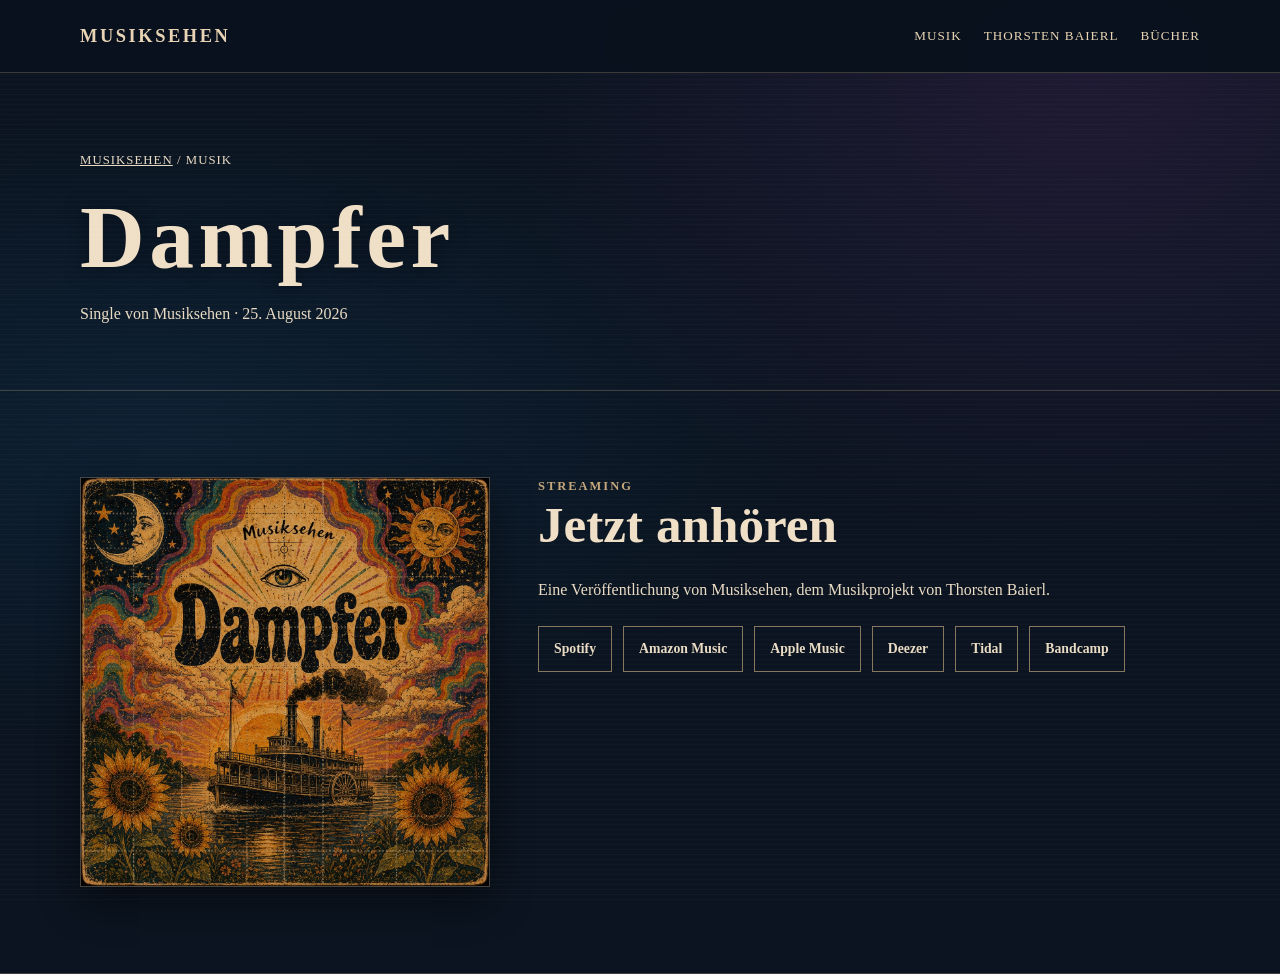
<file: musik/dampfer.html>
<!doctype html><html lang="de"><head>
<meta charset="utf-8"><meta name="viewport" content="width=device-width,initial-scale=1">
<title>Dampfer – Musiksehen | Thorsten Baierl</title>
<meta name="description" content="Dampfer von Musiksehen – auf Spotify, Amazon Music, Apple Music, Deezer und Tidal anhören.">
<link rel="canonical" href="https://musiksehen.de/musik/dampfer.html">
<meta property="og:title" content="Dampfer – Musiksehen | Thorsten Baierl"><meta property="og:description" content="Dampfer von Musiksehen – auf Spotify, Amazon Music, Apple Music, Deezer und Tidal anhören.">
<link rel="stylesheet" href="../style.css">
<script type="application/ld+json">{"@context": "https://schema.org", "@type": "MusicRelease", "name": "Dampfer", "datePublished": "2026-08-25", "url": "https://musiksehen.de/musik/dampfer.html", "byArtist": {"@type": "Person", "@id": "https://musiksehen.de/thorsten-baierl.html#thorsten-baierl", "name": "Thorsten Baierl", "alternateName": "Musiksehen"}}</script>
</head><body><header class="top"><nav class="wrap"><a class="brand" href="../index.html">MUSIKSEHEN</a><div class="links"><a href="../index.html#musik">Musik</a><a href="../thorsten-baierl.html">Thorsten Baierl</a><a href="../index.html#buecher">Bücher</a></div></nav></header><main><section class="subhero"><div class="wrap"><div class="breadcrumb"><a href="../index.html">Musiksehen</a> / Musik</div><h1>Dampfer</h1><p>Single von Musiksehen · 25. August 2026</p></div></section>
<section><div class="wrap detail"><img src="../assets/dampfer.jpg" alt="Cover von Dampfer – Musiksehen"><div><div class="eyebrow">Streaming</div><h2>Jetzt anhören</h2><p>Eine Veröffentlichung von Musiksehen, dem Musikprojekt von Thorsten Baierl.</p><div class="platforms"><a href="https://open.spotify.com/album/4mQUEUsJCynBfleCHcsqiZ" target="_blank" rel="noopener">Spotify</a><a href="https://music.amazon.de/albums/B0HGN48T7Y" target="_blank" rel="noopener">Amazon Music</a><a href="https://music.apple.com/us/album/dampfer-single/6805553333" target="_blank" rel="noopener">Apple Music</a><a href="https://link.deezer.com/s/34lLuneEw5oJVWoUTXVFX" target="_blank" rel="noopener">Deezer</a><a href="https://tidal.com/album/555819147/u" target="_blank" rel="noopener">Tidal</a><a href="https://musiksehen.bandcamp.com/album/dampfer" target="_blank" rel="noopener">Bandcamp</a></div></div></div></section></main></body></html>
</file>
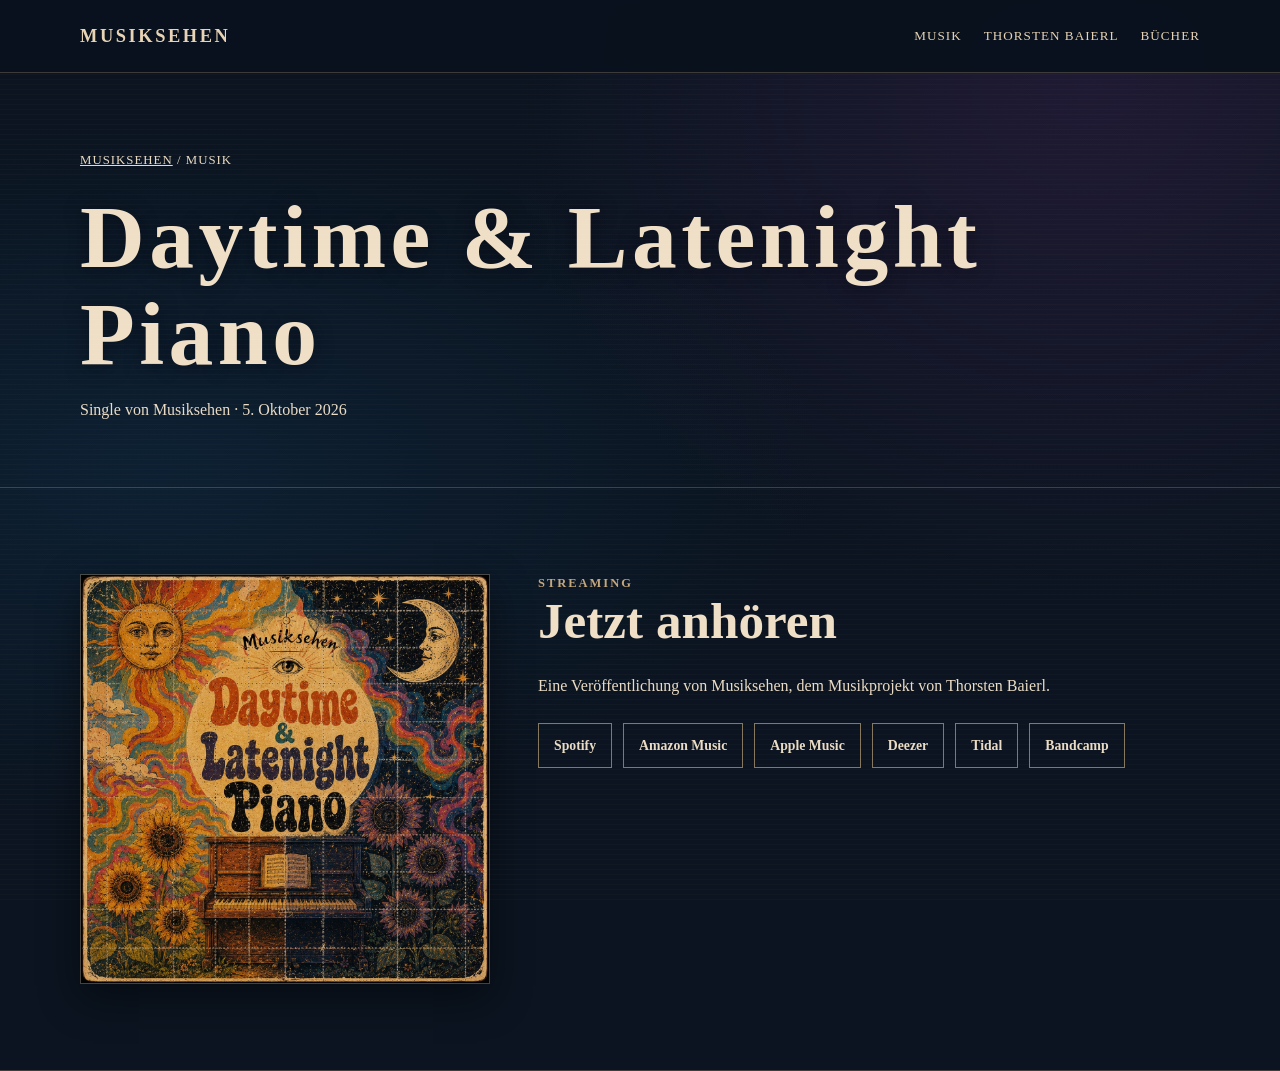
<file: musik/daytime-latenight-piano.html>
<!doctype html><html lang="de"><head>
<meta charset="utf-8"><meta name="viewport" content="width=device-width,initial-scale=1">
<title>Daytime &amp; Latenight Piano – Musiksehen | Thorsten Baierl</title>
<meta name="description" content="Daytime &amp; Latenight Piano von Musiksehen – auf Spotify, Amazon Music, Apple Music, Deezer und Tidal anhören.">
<link rel="canonical" href="https://musiksehen.de/musik/daytime-latenight-piano.html">
<meta property="og:title" content="Daytime &amp; Latenight Piano – Musiksehen | Thorsten Baierl"><meta property="og:description" content="Daytime &amp; Latenight Piano von Musiksehen – jetzt anhören.">
<meta property="og:image" content="https://musiksehen.de/assets/daytime-latenight-piano.jpg"><meta property="og:url" content="https://musiksehen.de/musik/daytime-latenight-piano.html"><meta property="og:type" content="music.song">
<link rel="stylesheet" href="../style.css">
<script type="application/ld+json">{"@context":"https://schema.org","@type":"MusicRelease","name":"Daytime & Latenight Piano","datePublished":"2026-10-05","url":"https://musiksehen.de/musik/daytime-latenight-piano.html","image":"https://musiksehen.de/assets/daytime-latenight-piano.jpg","byArtist":{"@type":"Person","@id":"https://musiksehen.de/thorsten-baierl.html#person","name":"Thorsten Baierl","alternateName":"Musiksehen"}}</script>
</head><body><header class="top"><nav class="wrap"><a class="brand" href="../index.html">MUSIKSEHEN</a><div class="links"><a href="../index.html#musik">Musik</a><a href="../thorsten-baierl.html">Thorsten Baierl</a><a href="../index.html#buecher">Bücher</a></div></nav></header><main><section class="subhero"><div class="wrap"><div class="breadcrumb"><a href="../index.html">Musiksehen</a> / Musik</div><h1>Daytime &amp; Latenight Piano</h1><p>Single von Musiksehen · 5. Oktober 2026</p></div></section>
<section><div class="wrap detail"><img src="../assets/daytime-latenight-piano.jpg" alt="Cover von Daytime & Latenight Piano – Musiksehen"><div><div class="eyebrow">Streaming</div><h2>Jetzt anhören</h2><p>Eine Veröffentlichung von Musiksehen, dem Musikprojekt von Thorsten Baierl.</p><div class="platforms"><a href="https://open.spotify.com/album/3gNAUGblR00l9JICz0i4GD?si=Syl-1FBoTqygFQgJ6UDdzA&amp;utm_source=copy-link" target="_blank" rel="noopener">Spotify</a><a href="https://www.amazon.de/dp/B0HK8TRNCL/" target="_blank" rel="noopener">Amazon Music</a><a href="https://music.apple.com/de/album/daytime-and-latenight-piano-single/6813134130" target="_blank" rel="noopener">Apple Music</a><a href="https://link.deezer.com/s/34AOEXAADOKbEBTrO5Prk" target="_blank" rel="noopener">Deezer</a><a href="https://tidal.com/album/562267056/u" target="_blank" rel="noopener">Tidal</a><a href="https://musiksehen.bandcamp.com/album/daytime-latenight-piano-2" target="_blank" rel="noopener">Bandcamp</a></div></div></div></section></main></body></html>
</file>
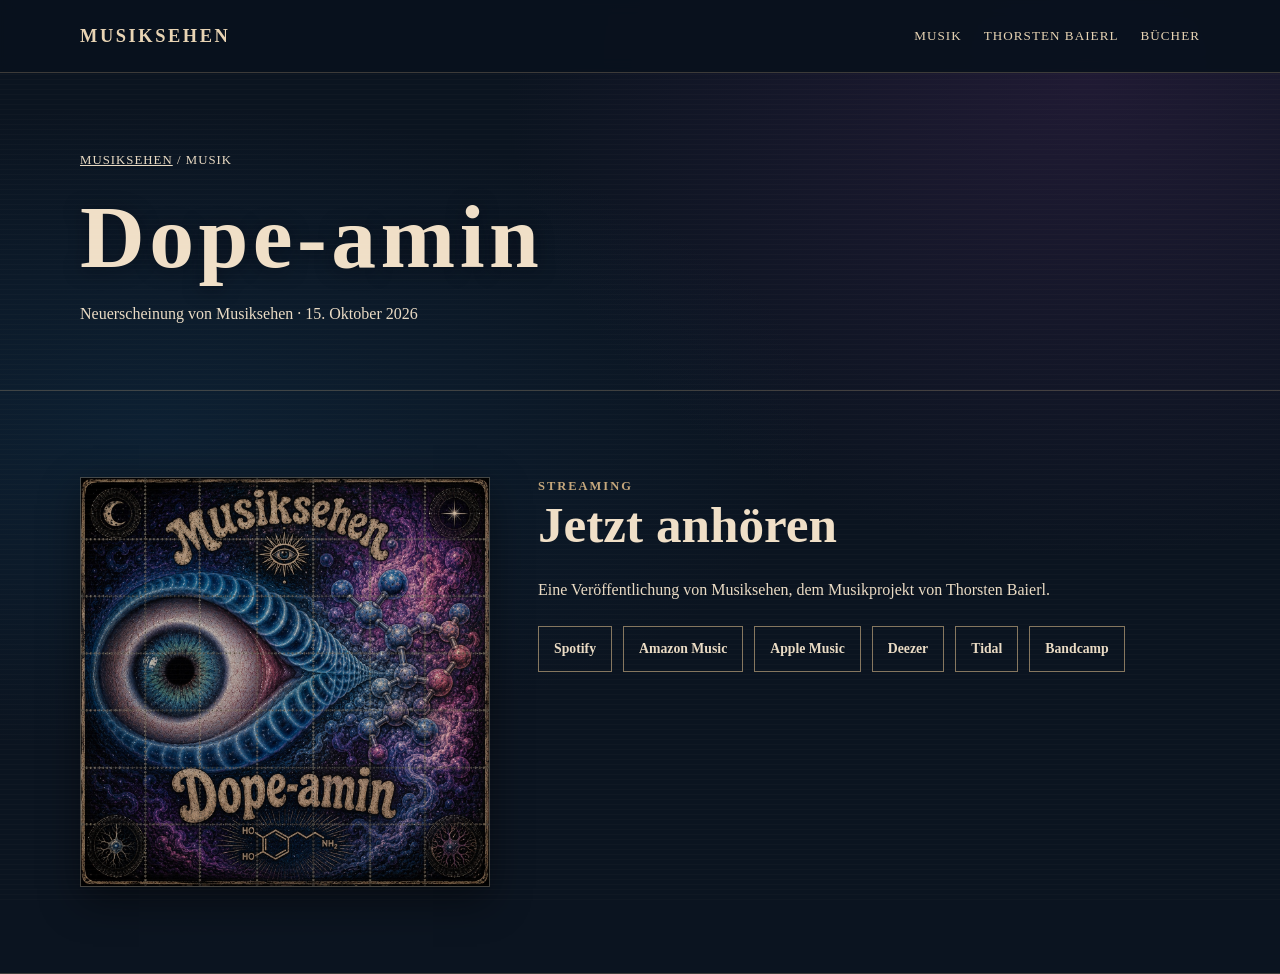
<file: musik/dope-amin.html>
<!doctype html><html lang="de"><head>
<meta charset="utf-8"><meta name="viewport" content="width=device-width,initial-scale=1">
<title>Dope-amin – Musiksehen | Thorsten Baierl</title>
<meta name="description" content="Dope-amin von Musiksehen – jetzt auf Spotify, Amazon Music, Apple Music und Deezer anhören.">
<link rel="canonical" href="https://musiksehen.de/musik/dope-amin.html">
<meta property="og:title" content="Dope-amin – Musiksehen | Thorsten Baierl"><meta property="og:description" content="Dope-amin von Musiksehen – jetzt anhören.">
<meta property="og:image" content="https://musiksehen.de/assets/dope-amin.jpg"><meta property="og:url" content="https://musiksehen.de/musik/dope-amin.html"><meta property="og:type" content="music.song">
<link rel="stylesheet" href="../style.css">
<script type="application/ld+json">{"@context":"https://schema.org","@type":"MusicRelease","name":"Dope-amin","datePublished":"2026-10-15","url":"https://musiksehen.de/musik/dope-amin.html","image":"https://musiksehen.de/assets/dope-amin.jpg","byArtist":{"@type":"Person","@id":"https://musiksehen.de/thorsten-baierl.html#person","name":"Thorsten Baierl","alternateName":"Musiksehen"}}</script>
</head><body><header class="top"><nav class="wrap"><a class="brand" href="../index.html">MUSIKSEHEN</a><div class="links"><a href="../index.html#musik">Musik</a><a href="../thorsten-baierl.html">Thorsten Baierl</a><a href="../index.html#buecher">Bücher</a></div></nav></header><main><section class="subhero"><div class="wrap"><div class="breadcrumb"><a href="../index.html">Musiksehen</a> / Musik</div><h1>Dope-amin</h1><p>Neuerscheinung von Musiksehen · 15. Oktober 2026</p></div></section>
<section><div class="wrap detail"><img src="../assets/dope-amin.jpg" alt="Cover von Dope-amin – Musiksehen"><div><div class="eyebrow">Streaming</div><h2>Jetzt anhören</h2><p>Eine Veröffentlichung von Musiksehen, dem Musikprojekt von Thorsten Baierl.</p><div class="platforms"><a href="https://open.spotify.com/track/0mtYYrKTI3qAX4rtl5tnCL?si=wLPv5UoPQ5KcPi-lzFljZQ&amp;utm_source=copy-link" target="_blank" rel="noopener">Spotify</a><a href="https://amazon.de/music/player/albums/B0HM8FM4VM?marketplaceId=A1PA6795UKMFR9&amp;musicTerritory=DE&amp;ref=dm_sh_Jzk4MUTeUbxj4xQNTLG3CLdqU" target="_blank" rel="noopener">Amazon Music</a><a href="https://music.apple.com/de/album/dope-amin/6819786495?i=6819786496" target="_blank" rel="noopener">Apple Music</a><a href="https://link.deezer.com/s/34GcO78hGg3m0sk2eWxkN" target="_blank" rel="noopener">Deezer</a><a href="https://tidal.com/track/567988317/u" target="_blank" rel="noopener">Tidal</a><a href="https://musiksehen.bandcamp.com/track/dope-amin" target="_blank" rel="noopener">Bandcamp</a>
</div></div></div></section></main></body></html>
</file>
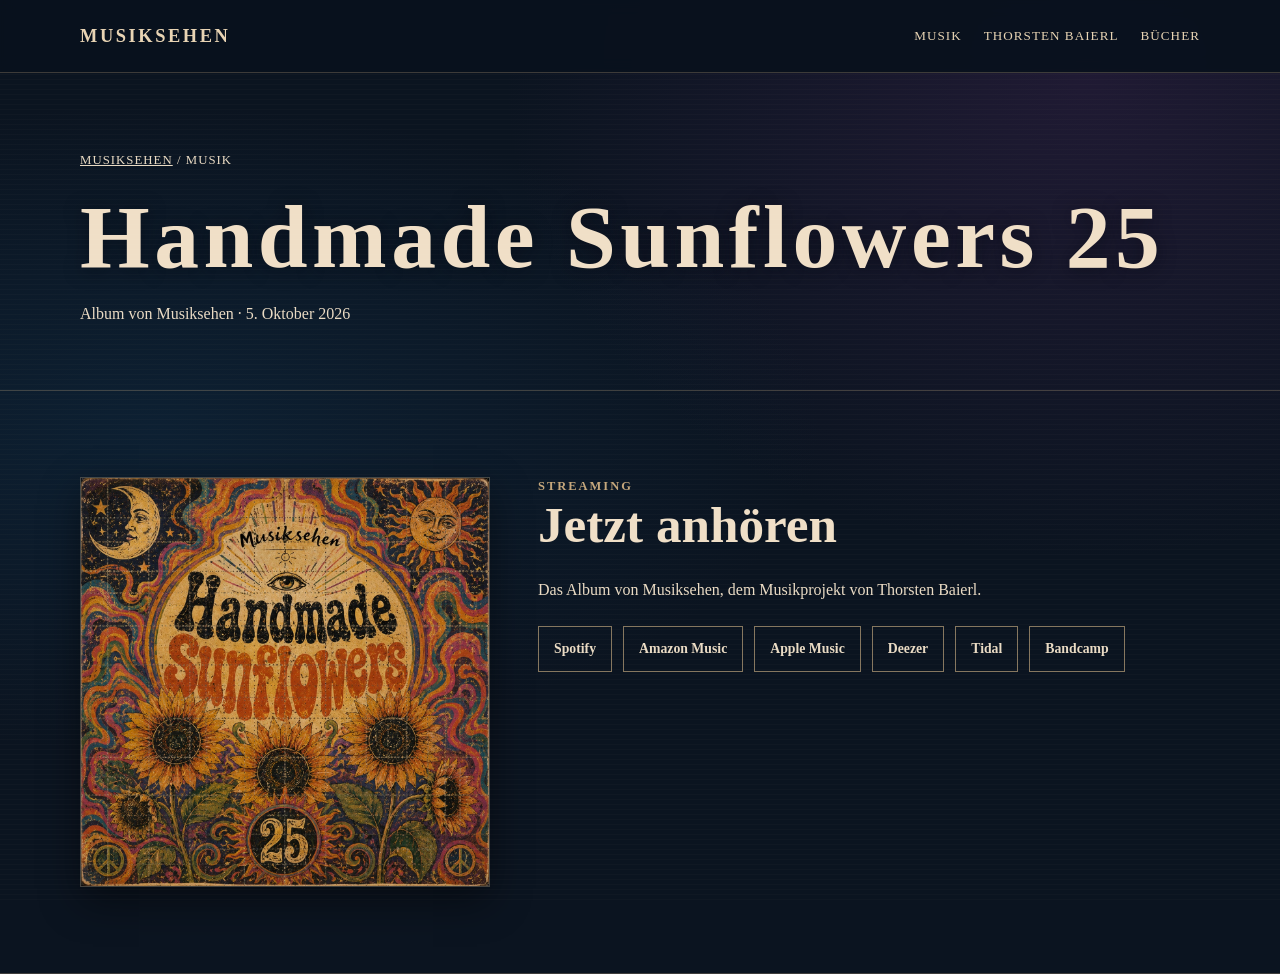
<file: musik/handmade-sunflowers-25.html>
<!doctype html><html lang="de"><head>
<meta charset="utf-8"><meta name="viewport" content="width=device-width,initial-scale=1">
<title>Handmade Sunflowers 25 – Musiksehen | Thorsten Baierl</title>
<meta name="description" content="Handmade Sunflowers 25 von Musiksehen – das Album von Thorsten Baierl jetzt auf Spotify anhören.">
<link rel="canonical" href="https://musiksehen.de/musik/handmade-sunflowers-25.html">
<meta property="og:title" content="Handmade Sunflowers 25 – Musiksehen | Thorsten Baierl"><meta property="og:description" content="Handmade Sunflowers 25 von Musiksehen – jetzt anhören.">
<meta property="og:image" content="https://musiksehen.de/assets/handmade-sunflowers.jpg"><meta property="og:url" content="https://musiksehen.de/musik/handmade-sunflowers-25.html"><meta property="og:type" content="music.album">
<link rel="stylesheet" href="../style.css">
<script type="application/ld+json">{"@context":"https://schema.org","@type":"MusicRelease","name":"Handmade Sunflowers 25","datePublished":"2026-10-05","url":"https://musiksehen.de/musik/handmade-sunflowers-25.html","image":"https://musiksehen.de/assets/handmade-sunflowers.jpg","byArtist":{"@type":"Person","@id":"https://musiksehen.de/thorsten-baierl.html#person","name":"Thorsten Baierl","alternateName":"Musiksehen"}}</script>
</head><body><header class="top"><nav class="wrap"><a class="brand" href="../index.html">MUSIKSEHEN</a><div class="links"><a href="../index.html#musik">Musik</a><a href="../thorsten-baierl.html">Thorsten Baierl</a><a href="../index.html#buecher">Bücher</a></div></nav></header><main><section class="subhero"><div class="wrap"><div class="breadcrumb"><a href="../index.html">Musiksehen</a> / Musik</div><h1>Handmade Sunflowers 25</h1><p>Album von Musiksehen · 5. Oktober 2026</p></div></section>
<section><div class="wrap detail"><img src="../assets/handmade-sunflowers.jpg" alt="Cover von Handmade Sunflowers 25 – Musiksehen"><div><div class="eyebrow">Streaming</div><h2>Jetzt anhören</h2><p>Das Album von Musiksehen, dem Musikprojekt von Thorsten Baierl.</p><div class="platforms"><a href="https://open.spotify.com/album/55SEiksaoKlEEwbAAw37c9?si=CHIvjejTRy6gjXOGhlQ8Vw&amp;utm_source=copy-link" target="_blank" rel="noopener">Spotify</a><a href="https://amazon.de/music/player/albums/B0HK517TXT?marketplaceId=A1PA6795UKMFR9&amp;musicTerritory=DE&amp;ref=dm_sh_BeLEBkyjbxcTSGyh14o2dCKKk" target="_blank" rel="noopener">Amazon Music</a><a href="https://music.apple.com/de/album/handmade-sunflowers-25/6813101971" target="_blank" rel="noopener">Apple Music</a><a href="https://link.deezer.com/s/34AOmB9hXl1z101hZiOIz" target="_blank" rel="noopener">Deezer</a><a href="https://tidal.com/album/561908479/u" target="_blank" rel="noopener">Tidal</a><a href="https://musiksehen.bandcamp.com/album/handmade-sunflowers-25" target="_blank" rel="noopener">Bandcamp</a></div></div></div></section></main></body></html>
</file>
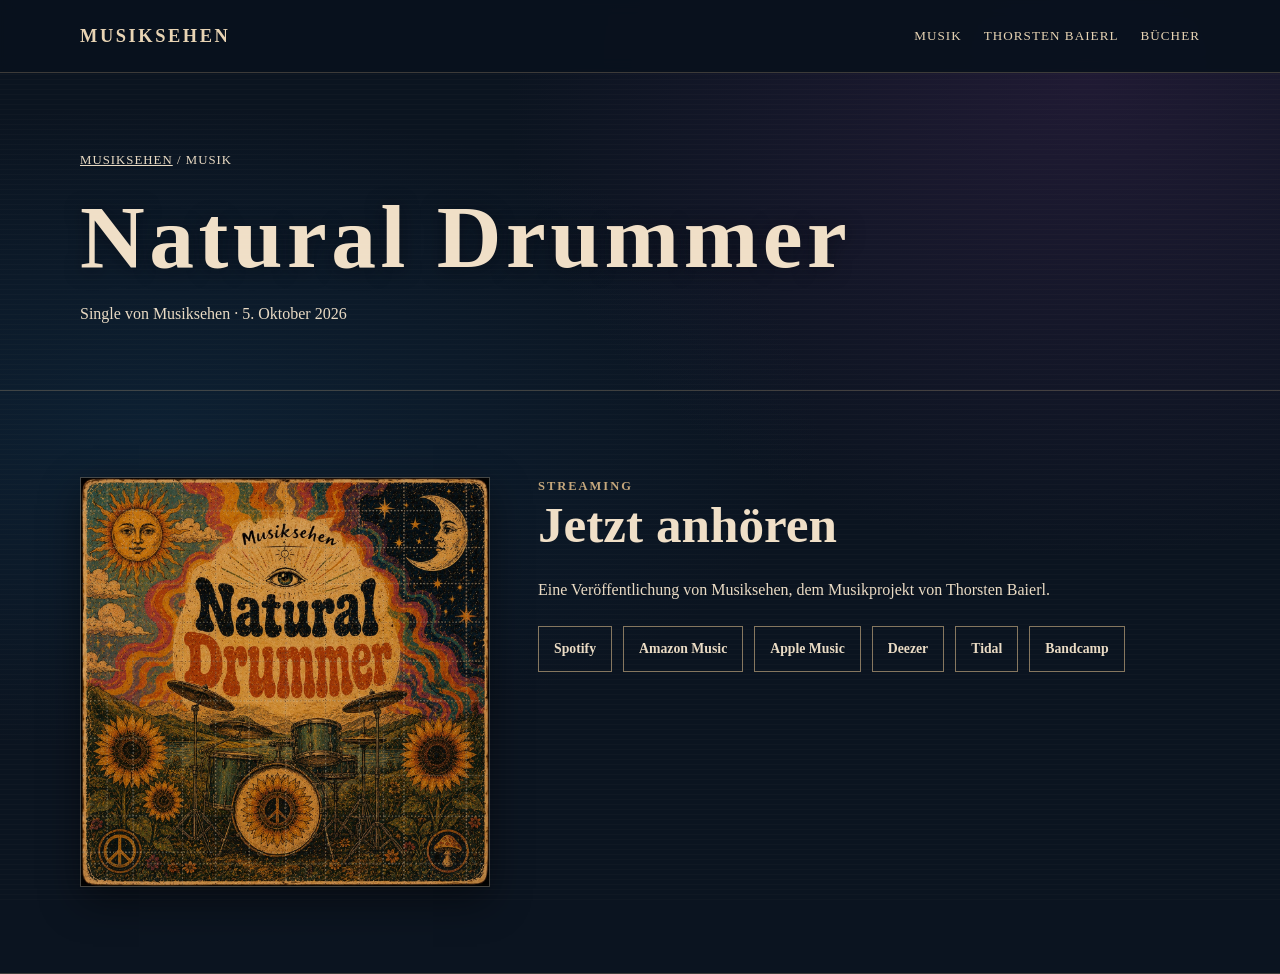
<file: musik/natural-drummer.html>
<!doctype html><html lang="de"><head>
<meta charset="utf-8"><meta name="viewport" content="width=device-width,initial-scale=1">
<title>Natural Drummer – Musiksehen | Thorsten Baierl</title>
<meta name="description" content="Natural Drummer von Musiksehen – auf Spotify, Amazon Music, Apple Music, Deezer und Tidal anhören.">
<link rel="canonical" href="https://musiksehen.de/musik/natural-drummer.html">
<meta property="og:title" content="Natural Drummer – Musiksehen | Thorsten Baierl"><meta property="og:description" content="Natural Drummer von Musiksehen – jetzt anhören.">
<meta property="og:image" content="https://musiksehen.de/assets/natural-drummer.jpg"><meta property="og:url" content="https://musiksehen.de/musik/natural-drummer.html"><meta property="og:type" content="music.song">
<link rel="stylesheet" href="../style.css">
<script type="application/ld+json">{"@context":"https://schema.org","@type":"MusicRelease","name":"Natural Drummer","datePublished":"2026-10-05","url":"https://musiksehen.de/musik/natural-drummer.html","image":"https://musiksehen.de/assets/natural-drummer.jpg","byArtist":{"@type":"Person","@id":"https://musiksehen.de/thorsten-baierl.html#person","name":"Thorsten Baierl","alternateName":"Musiksehen"}}</script>
</head><body><header class="top"><nav class="wrap"><a class="brand" href="../index.html">MUSIKSEHEN</a><div class="links"><a href="../index.html#musik">Musik</a><a href="../thorsten-baierl.html">Thorsten Baierl</a><a href="../index.html#buecher">Bücher</a></div></nav></header><main><section class="subhero"><div class="wrap"><div class="breadcrumb"><a href="../index.html">Musiksehen</a> / Musik</div><h1>Natural Drummer</h1><p>Single von Musiksehen · 5. Oktober 2026</p></div></section>
<section><div class="wrap detail"><img src="../assets/natural-drummer.jpg" alt="Cover von Natural Drummer – Musiksehen"><div><div class="eyebrow">Streaming</div><h2>Jetzt anhören</h2><p>Eine Veröffentlichung von Musiksehen, dem Musikprojekt von Thorsten Baierl.</p><div class="platforms"><a href="https://open.spotify.com/album/5VBW6X2DG6WUyLe9UN51lx?si=NoVIE4thS9S3rQGLK85szQ&amp;utm_source=copy-link" target="_blank" rel="noopener">Spotify</a><a href="https://amazon.de/music/player/albums/B0HK8L2VV1?marketplaceId=A1PA6795UKMFR9&amp;musicTerritory=DE&amp;ref=dm_sh_NNpIhOMxSJFv8RcYkvXFk4PoD" target="_blank" rel="noopener">Amazon Music</a><a href="https://music.apple.com/de/album/natural-drummer-single/6813133995" target="_blank" rel="noopener">Apple Music</a><a href="https://link.deezer.com/s/34AOITdkgaWZOsqyvrbR9" target="_blank" rel="noopener">Deezer</a><a href="https://tidal.com/album/562267054/u" target="_blank" rel="noopener">Tidal</a><a href="https://musiksehen.bandcamp.com/track/natural-drummer" target="_blank" rel="noopener">Bandcamp</a></div></div></div></section></main></body></html>
</file>
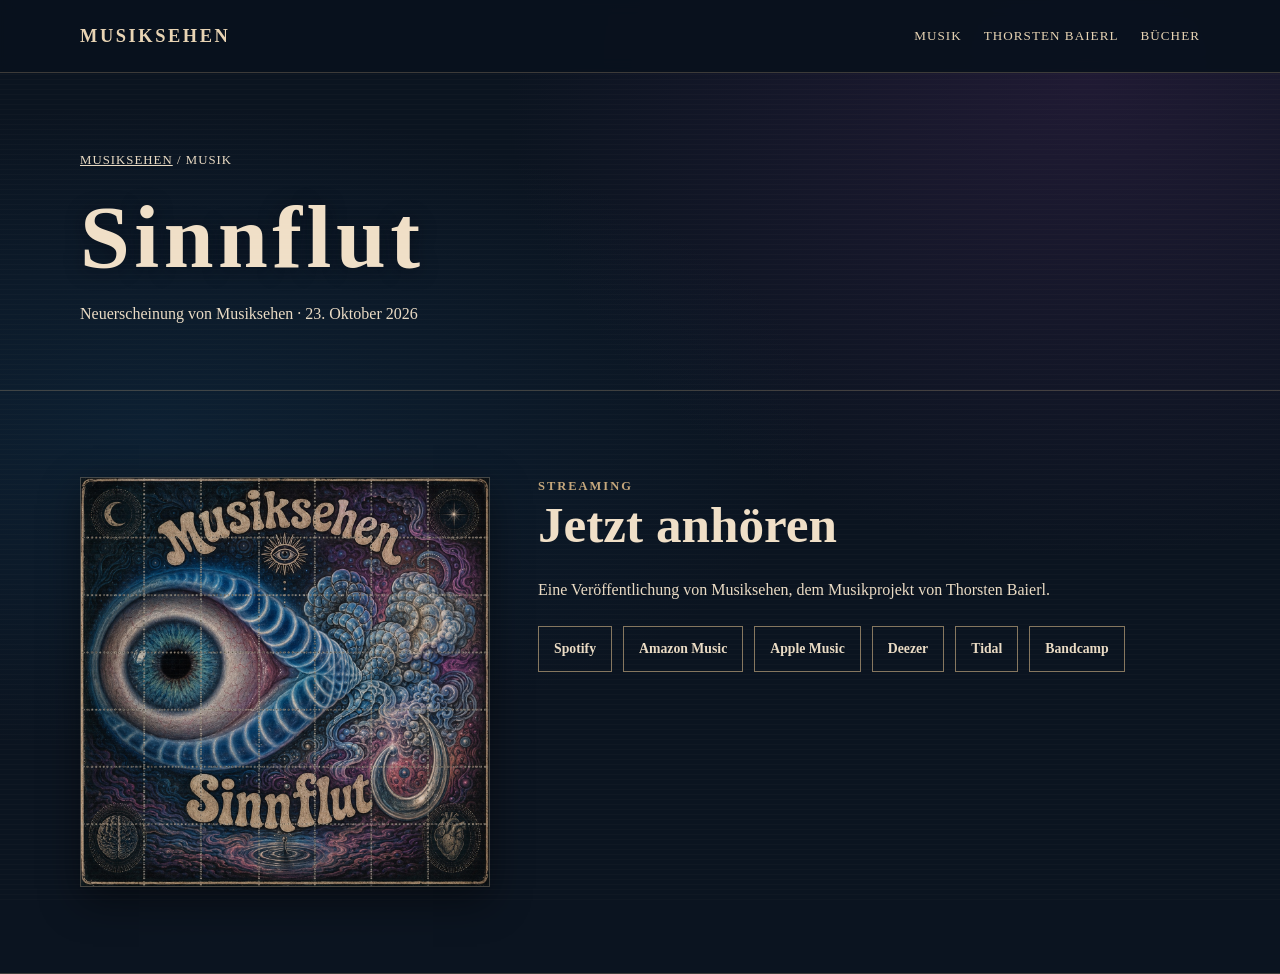
<file: musik/sinnflut.html>
<!doctype html><html lang="de"><head>
<meta charset="utf-8"><meta name="viewport" content="width=device-width,initial-scale=1">
<title>Sinnflut – Musiksehen | Thorsten Baierl</title>
<meta name="description" content="Sinnflut von Musiksehen – jetzt auf Spotify, Amazon Music, Apple Music und Deezer anhören.">
<link rel="canonical" href="https://musiksehen.de/musik/sinnflut.html">
<meta property="og:title" content="Sinnflut – Musiksehen | Thorsten Baierl"><meta property="og:description" content="Sinnflut von Musiksehen – jetzt anhören.">
<meta property="og:image" content="https://musiksehen.de/assets/sinnflut.jpg"><meta property="og:url" content="https://musiksehen.de/musik/sinnflut.html"><meta property="og:type" content="music.album">
<link rel="stylesheet" href="../style.css">
<script type="application/ld+json">{"@context":"https://schema.org","@type":"MusicRelease","name":"Sinnflut","datePublished":"2026-10-23","url":"https://musiksehen.de/musik/sinnflut.html","image":"https://musiksehen.de/assets/sinnflut.jpg","byArtist":{"@type":"Person","@id":"https://musiksehen.de/thorsten-baierl.html#person","name":"Thorsten Baierl","alternateName":"Musiksehen"}}</script>
</head><body><header class="top"><nav class="wrap"><a class="brand" href="../index.html">MUSIKSEHEN</a><div class="links"><a href="../index.html#musik">Musik</a><a href="../thorsten-baierl.html">Thorsten Baierl</a><a href="../index.html#buecher">Bücher</a></div></nav></header><main><section class="subhero"><div class="wrap"><div class="breadcrumb"><a href="../index.html">Musiksehen</a> / Musik</div><h1>Sinnflut</h1><p>Neuerscheinung von Musiksehen · 23. Oktober 2026</p></div></section>
<section><div class="wrap detail"><img src="../assets/sinnflut.jpg" alt="Cover von Sinnflut – Musiksehen"><div><div class="eyebrow">Streaming</div><h2>Jetzt anhören</h2><p>Eine Veröffentlichung von Musiksehen, dem Musikprojekt von Thorsten Baierl.</p><div class="platforms"><a href="https://open.spotify.com/album/2iy5aw7Sjp5Ty1yWINKeKX?si=EBOaOfP1Qm29VlQezHF-iw&amp;utm_source=copy-link" target="_blank" rel="noopener">Spotify</a><a href="https://amazon.de/music/player/albums/B0HN5KBLGH?marketplaceId=A1PA6795UKMFR9&amp;musicTerritory=DE&amp;ref=dm_sh_PlnVAPcZFcz2R678riAcaByvl" target="_blank" rel="noopener">Amazon Music</a><a href="https://music.apple.com/de/album/sinnflut/6823236596" target="_blank" rel="noopener">Apple Music</a><a href="https://link.deezer.com/s/34KOeMgIDAOiS3jOOiPg1" target="_blank" rel="noopener">Deezer</a><a href="https://tidal.com/album/570185288/u" target="_blank" rel="noopener">Tidal</a><a href="https://musiksehen.bandcamp.com/album/sinnflut" target="_blank" rel="noopener">Bandcamp</a>
</div></div></div></section></main></body></html>
</file>
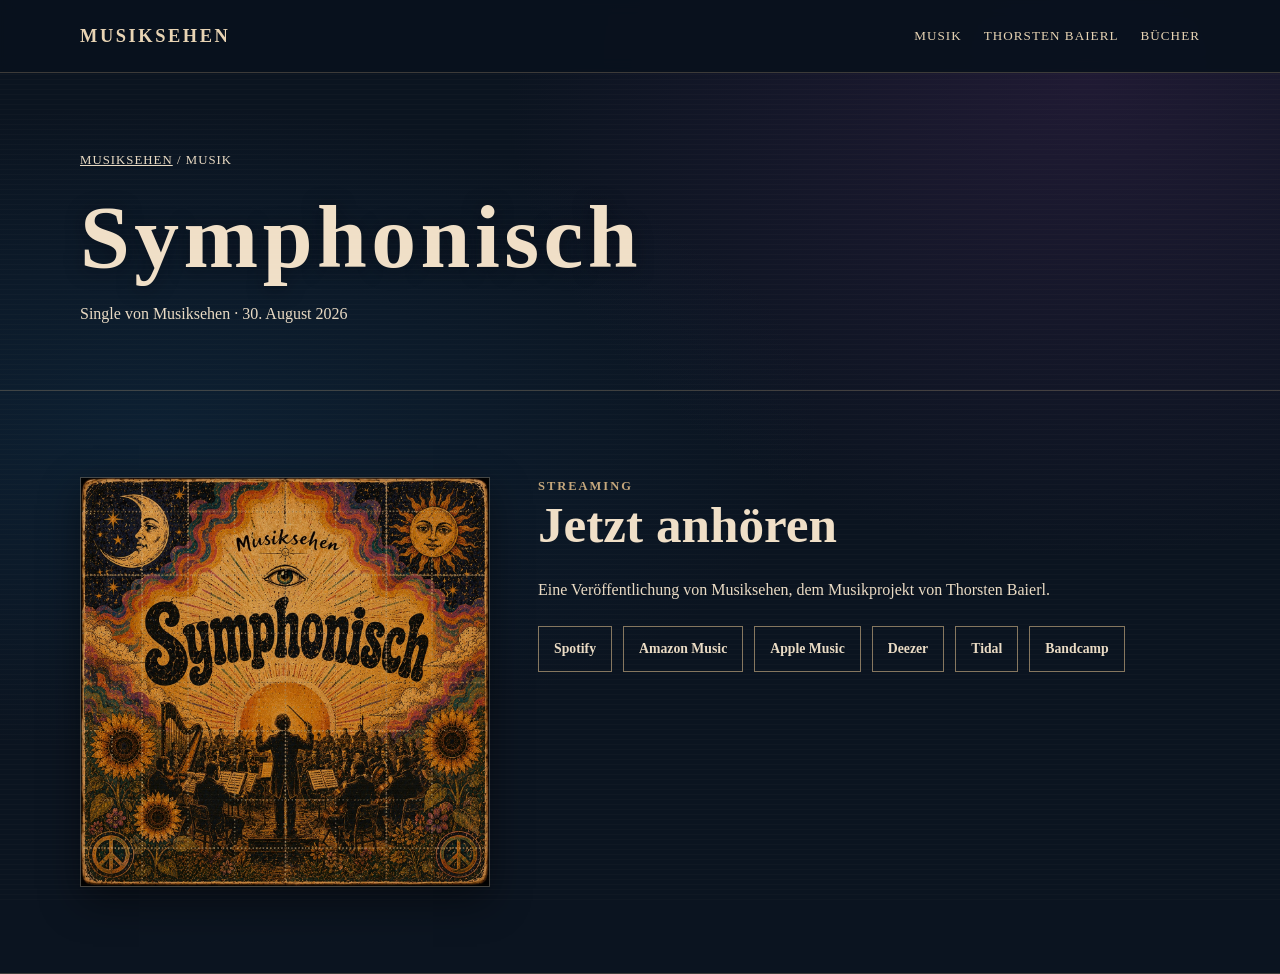
<file: musik/symphonisch.html>
<!doctype html><html lang="de"><head>
<meta charset="utf-8"><meta name="viewport" content="width=device-width,initial-scale=1">
<title>Symphonisch – Musiksehen | Thorsten Baierl</title>
<meta name="description" content="Symphonisch von Musiksehen – auf Spotify, Amazon Music, Apple Music, Deezer und Tidal anhören.">
<link rel="canonical" href="https://musiksehen.de/musik/symphonisch.html">
<meta property="og:title" content="Symphonisch – Musiksehen | Thorsten Baierl"><meta property="og:description" content="Symphonisch von Musiksehen – auf Spotify, Amazon Music, Apple Music, Deezer und Tidal anhören.">
<link rel="stylesheet" href="../style.css">
<script type="application/ld+json">{"@context": "https://schema.org", "@type": "MusicRelease", "name": "Symphonisch", "datePublished": "2026-08-30", "url": "https://musiksehen.de/musik/symphonisch.html", "byArtist": {"@type": "Person", "@id": "https://musiksehen.de/thorsten-baierl.html#thorsten-baierl", "name": "Thorsten Baierl", "alternateName": "Musiksehen"}}</script>
</head><body><header class="top"><nav class="wrap"><a class="brand" href="../index.html">MUSIKSEHEN</a><div class="links"><a href="../index.html#musik">Musik</a><a href="../thorsten-baierl.html">Thorsten Baierl</a><a href="../index.html#buecher">Bücher</a></div></nav></header><main><section class="subhero"><div class="wrap"><div class="breadcrumb"><a href="../index.html">Musiksehen</a> / Musik</div><h1>Symphonisch</h1><p>Single von Musiksehen · 30. August 2026</p></div></section>
<section><div class="wrap detail"><img src="../assets/symphonisch.jpg" alt="Cover von Symphonisch – Musiksehen"><div><div class="eyebrow">Streaming</div><h2>Jetzt anhören</h2><p>Eine Veröffentlichung von Musiksehen, dem Musikprojekt von Thorsten Baierl.</p><div class="platforms"><a href="https://open.spotify.com/album/3MfN2xIz1DX1nVBpZfPsFE" target="_blank" rel="noopener">Spotify</a><a href="https://music.amazon.de/albums/B0HHB7XYLL" target="_blank" rel="noopener">Amazon Music</a><a href="https://music.apple.com/us/album/symphonisch-single/6807085081" target="_blank" rel="noopener">Apple Music</a><a href="https://link.deezer.com/s/34lLuR26coJnIs1DMmC4u" target="_blank" rel="noopener">Deezer</a><a href="https://tidal.com/album/557131958/u" target="_blank" rel="noopener">Tidal</a><a href="https://musiksehen.bandcamp.com/track/symphonisch" target="_blank" rel="noopener">Bandcamp</a></div></div></div></section></main></body></html>
</file>
<file: style.css>
:root{--ink:#132c31;--paper:#e7d9b5;--sun:#d57a2c;--night:#273552;--line:rgba(19,44,49,.28)}
*{box-sizing:border-box}html{scroll-behavior:smooth}body{margin:0;background:var(--paper);color:var(--ink);font-family:Georgia,"Times New Roman",serif;line-height:1.55}
body:before{content:"";position:fixed;inset:0;pointer-events:none;opacity:.18;background-image:repeating-linear-gradient(0deg,rgba(30,30,20,.08) 0,rgba(30,30,20,.08) 1px,transparent 1px,transparent 4px);mix-blend-mode:multiply}
.wrap{width:min(1120px,90vw);margin:auto}.top{position:sticky;top:0;z-index:10;background:rgba(231,217,181,.94);backdrop-filter:blur(8px);border-bottom:1px solid var(--line)}
nav{height:72px;display:flex;align-items:center;justify-content:space-between;gap:24px}.brand{font-weight:900;letter-spacing:.14em;text-decoration:none;color:var(--ink);font-size:1.15rem}.links{display:flex;gap:22px;flex-wrap:wrap}.links a{color:var(--ink);text-decoration:none;font-size:.82rem;text-transform:uppercase;letter-spacing:.08em}
.hero{min-height:72vh;background:linear-gradient(180deg,rgba(0,0,0,.05),rgba(0,0,0,.16)),url("assets/hero.jpg") center/cover;display:grid;place-items:end center;border-bottom:1px solid var(--line)}
.hero-card{width:min(900px,90vw);margin:0 auto 7vh;background:rgba(231,217,181,.88);padding:28px 34px;text-align:center;border:1px solid rgba(19,44,49,.35);box-shadow:0 16px 60px rgba(0,0,0,.18)}
h1,h2,h3{line-height:1.08}h1{font-size:clamp(2.8rem,7vw,6.5rem);margin:.1em 0;letter-spacing:.05em}h2{font-size:clamp(2rem,4vw,3.7rem);margin:0 0 .5em}h3{font-size:1.25rem}.eyebrow{text-transform:uppercase;letter-spacing:.16em;font-size:.78rem;font-weight:700}
section{padding:86px 0;border-bottom:1px solid var(--line)}.intro{max-width:780px;font-size:1.2rem}.grid{display:grid;grid-template-columns:repeat(3,1fr);gap:28px}
.card{border:1px solid var(--line);background:rgba(255,255,255,.12);padding:12px}.card img{display:block;width:100%;aspect-ratio:1;object-fit:cover}.card h3{margin:.8em 0 .15em}.meta{font-size:.9rem;opacity:.78;margin:0 0 .8em}.btn{display:inline-block;padding:10px 15px;border:1px solid var(--ink);color:var(--ink);text-decoration:none;font-weight:700;font-size:.82rem;text-transform:uppercase;letter-spacing:.07em}.btn:hover{background:var(--ink);color:var(--paper)}
.feature{display:grid;grid-template-columns:1fr 1fr;gap:42px;align-items:center}.feature img{width:100%;display:block}.release{background:linear-gradient(135deg,#293652,#523756);color:#f0dfc0}.release .btn{border-color:#f0dfc0;color:#f0dfc0}.release .btn:hover{background:#f0dfc0;color:#293652}
.bio{display:grid;grid-template-columns:1.2fr .8fr;gap:50px}.bio p{font-size:1.08rem}.books{display:grid;grid-template-columns:repeat(2,1fr);gap:42px}.book{display:grid;grid-template-columns:minmax(140px,42%) 1fr;gap:24px;align-items:center}.book img{width:100%;box-shadow:0 12px 30px rgba(0,0,0,.18)}
footer{padding:45px 0}.small{font-size:.86rem;opacity:.75}.coming{opacity:.88}.coming img{filter:saturate(.9)}
@media(max-width:820px){.links{display:none}.grid{grid-template-columns:1fr 1fr}.feature,.bio{grid-template-columns:1fr}.books{grid-template-columns:1fr}.hero{min-height:60vh}}
@media(max-width:540px){
  .grid{grid-template-columns:1fr}
  .book{grid-template-columns:1fr 1.2fr}
  section{padding:62px 0}
  .top nav{height:60px}
  .brand{font-size:1rem;letter-spacing:.11em}
  .hero{min-height:62vh;background-position:center center}
  .hero-card{width:88vw;margin-bottom:5vh;padding:18px 14px}
  .hero-card h1{font-size:clamp(2rem,10.5vw,2.6rem);letter-spacing:.015em;white-space:nowrap}
  .hero-card .eyebrow{font-size:.66rem;letter-spacing:.11em}
  .hero-card p{font-size:1rem;margin-bottom:.3em}
}

/* V2 detail pages */
.subhero{padding:78px 0 48px}
.breadcrumb{font-size:.8rem;text-transform:uppercase;letter-spacing:.08em;margin-bottom:18px}
.breadcrumb a{color:inherit}
.detail{display:grid;grid-template-columns:minmax(240px,410px) 1fr;gap:48px;align-items:start}
.detail>img{width:100%;display:block;box-shadow:0 14px 35px rgba(0,0,0,.16)}
.prose{max-width:780px}.prose p{font-size:1.06rem}
.platforms{display:flex;flex-wrap:wrap;gap:11px;margin-top:24px}
.platforms a{display:inline-block;padding:11px 15px;border:1px solid currentColor;color:inherit;text-decoration:none;font-weight:700;font-size:.86rem}
@media(max-width:760px){.detail{grid-template-columns:1fr}.platforms a{flex:1 1 42%;text-align:center}}


/* Sinnflut-inspired site-wide palette: original artwork remains untouched */
:root{--ink:#eadbc4;--paper:#0b1420;--sun:#bda582;--night:#181a32;--line:rgba(190,164,128,.29)}
body{background:radial-gradient(ellipse at 85% 8%,rgba(85,42,102,.28),transparent 38%),radial-gradient(ellipse at 12% 44%,rgba(19,70,109,.24),transparent 42%),#0b1420;color:var(--ink)}
body:before{opacity:.16;background-image:repeating-linear-gradient(0deg,rgba(210,183,143,.13) 0,rgba(210,183,143,.13) 1px,transparent 1px,transparent 5px);mix-blend-mode:screen}
.top{background:rgba(9,17,29,.94);border-bottom:1px solid var(--line)}
.brand{color:#e8d4b4}.links a{color:#e8d4b4}.links a:hover,.breadcrumb a:hover{color:#d8b785}
.hero{background-image:linear-gradient(180deg,rgba(5,11,20,.25),rgba(9,12,28,.55)),url("assets/hero.jpg")}
.hero-card{background:rgba(10,19,33,.88);border:1px solid rgba(198,170,128,.55);box-shadow:0 18px 60px rgba(0,0,0,.5);color:#f0dfc7}
h1,h2,h3{color:#f0dfc7}h1{letter-spacing:.05em;text-shadow:0 2px 18px rgba(5,8,16,.5)}
.eyebrow{color:#c5a77c}
.card{background:linear-gradient(145deg,rgba(32,40,66,.75),rgba(17,25,40,.9));border:1px solid rgba(190,164,128,.33);box-shadow:0 10px 30px rgba(0,0,0,.16)}
.card img{border:1px solid rgba(190,164,128,.22)}
.btn{border-color:#c8ac82;color:#ead7b9;transition:background .2s,color .2s,border-color .2s}
.btn:hover{background:#c8ac82;color:#101826}
.release{background:radial-gradient(ellipse at 85% 20%,rgba(96,51,112,.46),transparent 55%),linear-gradient(135deg,#102d48,#21182f 80%);color:#eadbc4}
.release .btn{border-color:#c8ac82;color:#eadbc4}.release .btn:hover{background:#c8ac82;color:#101826}
.book img,.detail>img{box-shadow:0 14px 38px rgba(0,0,0,.45);border:1px solid rgba(190,164,128,.32)}
.platforms a{border-color:rgba(200,172,130,.65);color:#eadbc4}
.platforms a:hover{background:#c8ac82;color:#101826}
footer{background:rgba(6,12,22,.42)}
</file>
